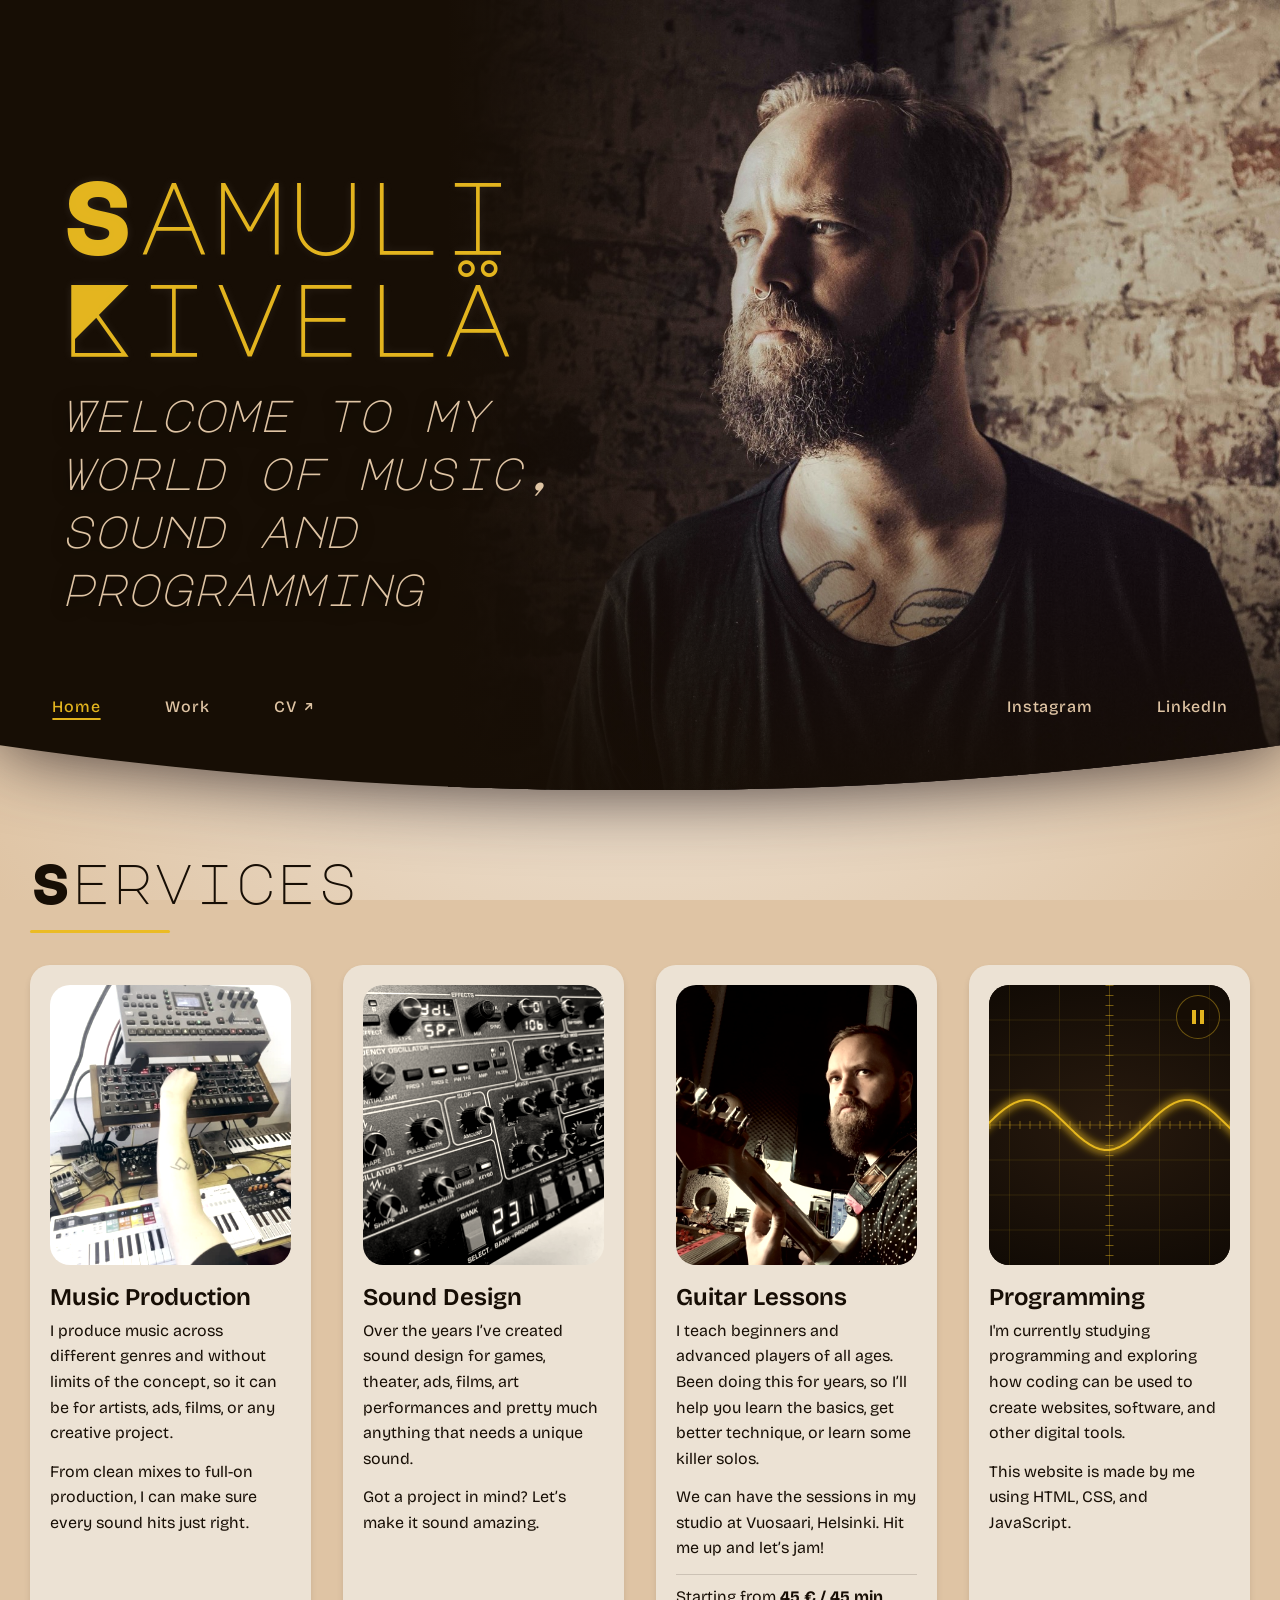
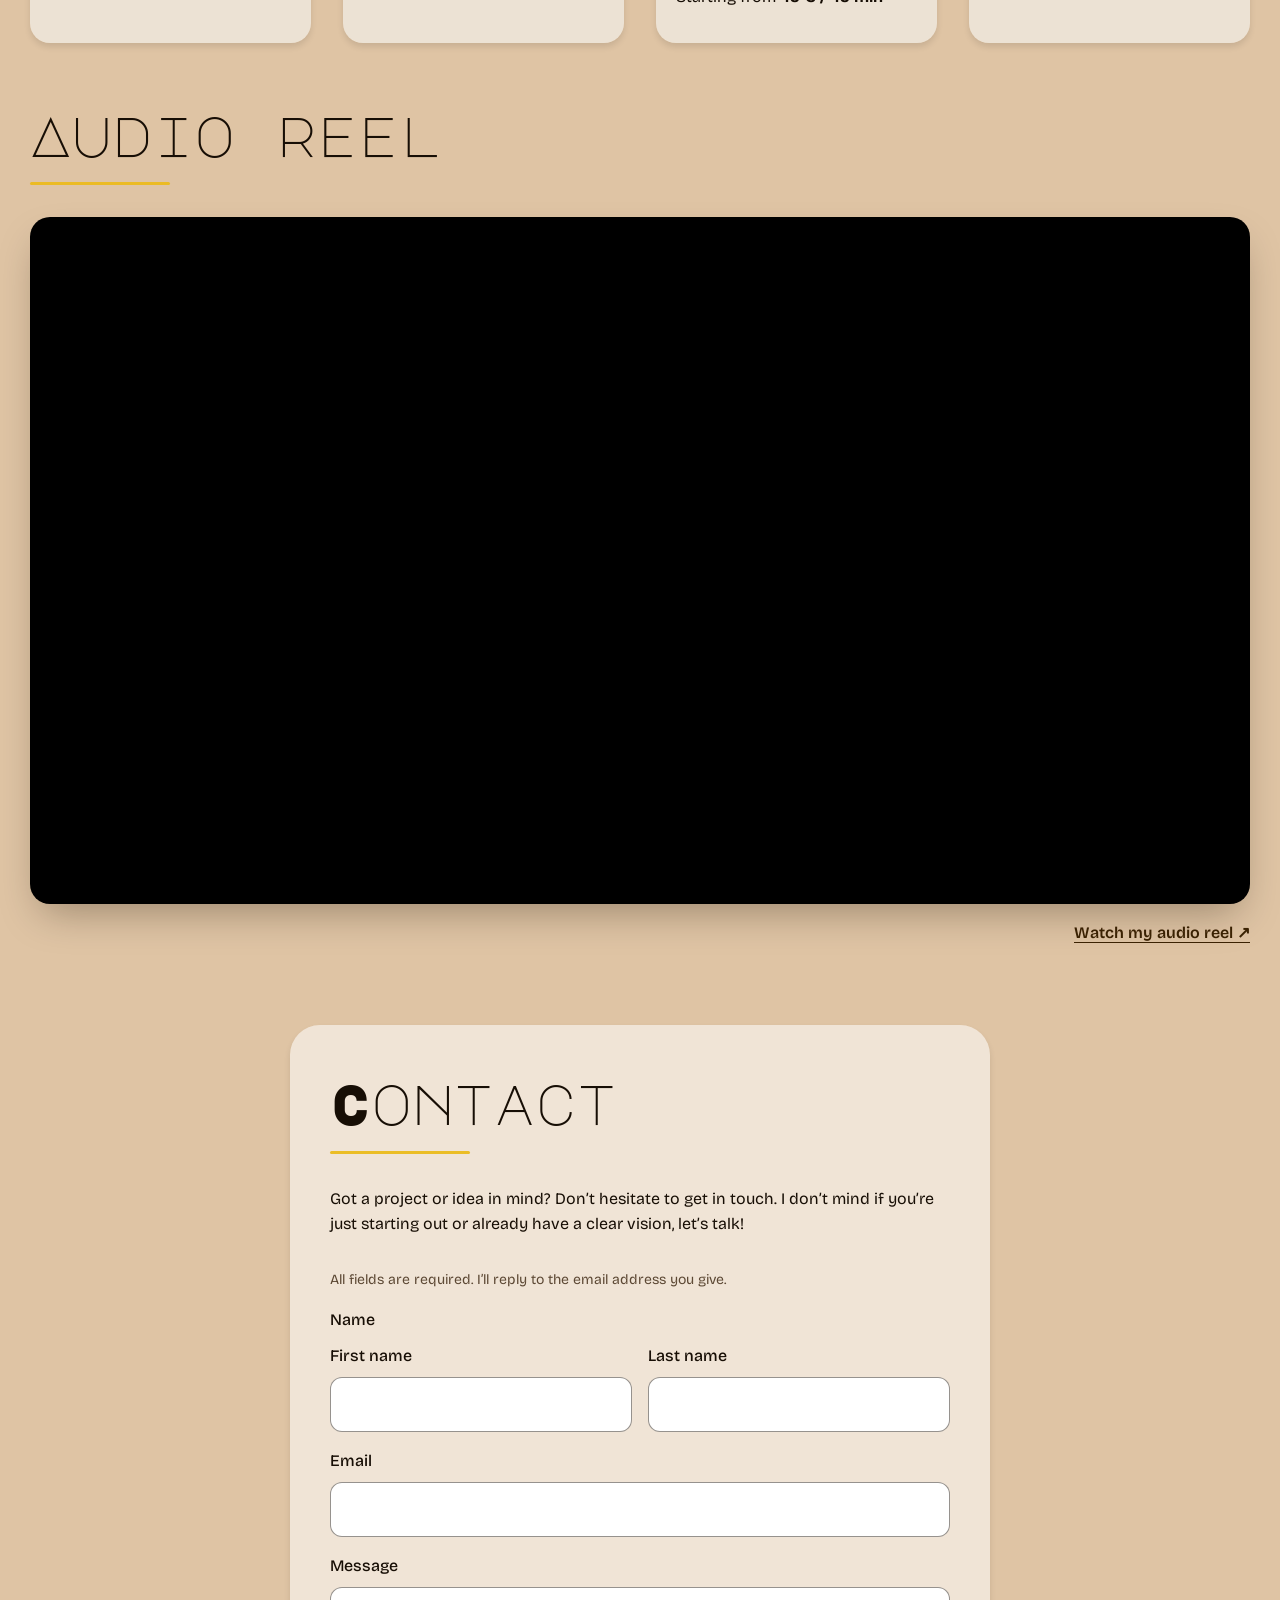
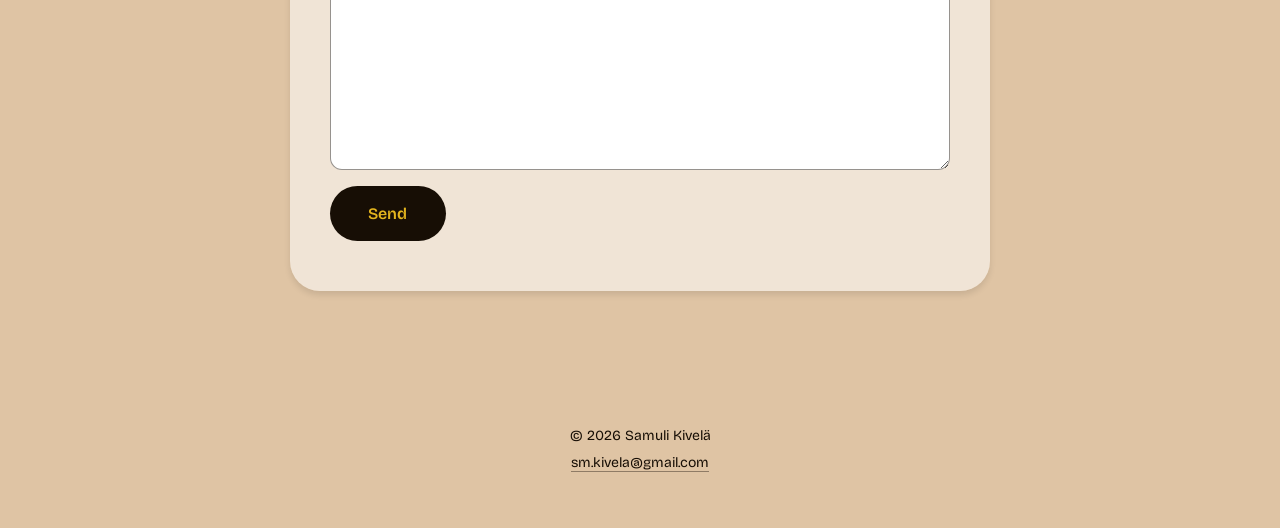
<file: index.html>
<!DOCTYPE html>
<html lang="en">

<head>
    <meta charset="UTF-8">
    <meta name="viewport" content="width=device-width, initial-scale=1.0">
    <meta name="description" content="Samuli Kivelä is a Helsinki-based musician, music producer and sound designer. Music production, sound design for stage and screen, and guitar lessons.">
    <meta name="theme-color" content="#170e05">

    <!-- Sosiaalisen median kortti -->

    <meta property="og:type" content="website">
    <meta property="og:title" content="Samuli Kivelä">
    <meta property="og:description" content="Welcome to my world of music, sound and programming">
    <meta property="og:url" content="https://samulikivela.com/">
    <meta property="og:image" content="https://samulikivela.com/Kuvat/og-kuva.jpg">
    <meta property="og:image:alt" content="Samuli Kivelä, musician and sound designer">
    <meta property="og:image:width" content="1200">
    <meta property="og:image:height" content="630">
    <meta name="twitter:card" content="summary_large_image">

    <title>Samuli Kivelä – Musician, Producer and Sound Designer</title>

    <!-- Google Fonts: molemmat fontit yhdellä pyynnöllä -->
    <link rel="preconnect" href="https://fonts.googleapis.com">
    <link rel="preconnect" href="https://fonts.gstatic.com" crossorigin>
    <link href="https://fonts.googleapis.com/css2?family=Bricolage+Grotesque:opsz,wght@12..96,200..800&family=Major+Mono+Display&display=swap" rel="stylesheet">

    <link rel="stylesheet" href="css/style.css">

    <!-- Favicon -->
    <link rel="icon" href="Kuvat/favicon.svg" type="image/svg+xml">
</head>


<body>

    <!-- OHITUSLINKKI: näppäimistön käyttäjä pääsee suoraan sisältöön -->
    <a href="#pääsisältö" class="ohituslinkki">Skip to main content</a>


    <!-- HEADER -->

    <div class="header-container"> <!-- CONTAINER HEADERILLE, JOTTA SAAN KUPERALLE ALAREUNALLE VARJON -->

        <header id="ylätunniste">

            <h1>Samuli Kivelä</h1>

            <p id="slogan">
                Welcome to my world of music, sound and programming
            </p>


            <!-- KAKSI NAVIGAATIOTA -->

            <div class="header-nav">

                <!-- HAMPURILAISNAPPI: näkyy vain mobiilissa -->

                <button type="button" class="valikko-nappi" aria-expanded="false"
                        aria-controls="nav-paneeli" aria-label="Open menu" hidden>
                    <span class="valikko-ikoni" aria-hidden="true"></span>
                </button>

                <div class="nav-paneeli" id="nav-paneeli">

                <!-- SIVUN NAVIGAATIO -->

                <nav id="navigointi-left" aria-label="Main">
                    <ul class="navi">
                        <li>
                            <a href="index.html" aria-current="page" class="navinappi">Home</a>
                        </li>
                        <li>
                            <a href="pages/work.html" class="navinappi">Work</a>
                        </li>
                        <li>
                            <a href="pages/cv.html" class="navinappi" target="_blank" rel="noopener">
                                CV <svg class="ulkoinen-nuoli" viewBox="0 0 12 12" aria-hidden="true" focusable="false"><path d="M3 9 9 3M4 3h5v5"/></svg>
                                <span class="vain-ruudunlukijalle">(opens in a new tab)</span>
                            </a>
                        </li>
                    </ul>
                </nav>


                <!-- SOSIAALISET MEDIAT -->

                <nav id="navigointi-right" aria-label="Social media">
                    <ul class="navi">
                        <li>
                            <a href="https://www.instagram.com/samuli_kivela/" class="navinappi">Instagram</a>
                        </li>
                        <li>
                            <a href="https://www.linkedin.com/in/samuli-kivel%C3%A4/" class="navinappi">LinkedIn</a>
                        </li>
                    </ul>
                </nav>

                </div> <!-- /nav-paneeli -->

            </div>

        </header>

    </div> <!-- SULJETAAN HEADERIN CONTAINER -->


    <!-- PÄÄSISÄLTÖ -->

    <main id="pääsisältö" tabindex="-1">


        <!-- SERVICES -->

        <section class="osio" aria-labelledby="palvelut-otsikko">

            <h2 id="palvelut-otsikko" class="osio-otsikko">Services</h2>

            <div class="sektiot">

                <article class="kortti">
                    <!-- Kuva on koriste: otsikko kertoo saman asian, joten alt on tyhjä -->
                    <img src="Kuvat/kortti-mproduction.jpg" alt="" class="kortti-kuva"
                         width="800" height="849" loading="lazy" decoding="async">

                    <h3>Music Production</h3>

                    <p>
                        I produce music across different genres and without
                        limits of the concept, so it can be for artists, ads,
                        films, or any creative project.
                    </p>
                    <p>
                        From clean mixes to full-on production, I can make
                        sure every sound hits just right.
                    </p>
                </article>


                <article class="kortti">
                    <img src="Kuvat/kortti-sound.jpg" alt="" class="kortti-kuva"
                         width="800" height="563" loading="lazy" decoding="async">

                    <h3>Sound Design</h3>

                    <p>
                        Over the years I’ve created sound design for games,
                        theater, ads, films, art performances and pretty much
                        anything that needs a unique sound.
                    </p>
                    <p>
                        Got a project in mind? Let’s make it sound amazing.
                    </p>
                </article>


                <article class="kortti">
                    <img src="Kuvat/kortti-guitar.jpg" alt="" class="kortti-kuva"
                         width="800" height="742" loading="lazy" decoding="async">

                    <h3>Guitar Lessons</h3>

                    <p>
                        I teach beginners and advanced players of all ages.
                        Been doing this for years, so I’ll help you learn
                        the basics, get better technique, or learn some
                        killer solos.
                    </p>
                    <p>
                        We can have the sessions in my studio at Vuosaari,
                        Helsinki. Hit me up and let’s jam!
                    </p>
                    <p class="hinta">
                        Starting from <strong>45&nbsp;€ / 45&nbsp;min</strong>
                    </p>
                </article>


                <!-- PROGRAMMING -->

                <article class="kortti">

                    <!-- CLAUDEN AVULLA TEHTY ÄÄNIAALTO -->

                    <div class="aalto-kehys">

                        <svg class="kortti-kuva aalto-svg" viewBox="0 0 400 280"
                            preserveAspectRatio="xMidYMid slice" role="img"
                            aria-label="Animated oscilloscope-style sound wave that reacts to the mouse pointer">
                            <defs>
                                <radialGradient id="ruutu-tausta" cx="50%" cy="50%" r="75%">
                                    <stop offset="0%" stop-color="rgb(40, 26, 14)" />
                                    <stop offset="100%" stop-color="rgb(10, 6, 2)" />
                                </radialGradient>

                                <filter id="hehku" x="-10%" y="-30%" width="120%" height="160%">
                                    <feGaussianBlur stdDeviation="4" />
                                </filter>
                            </defs>

                            <rect width="400" height="280" fill="url(#ruutu-tausta)" />

                            <!-- Ruudukko -->
                            <path class="ruudukko"
                                d="M50 0V280 M100 0V280 M150 0V280 M250 0V280 M300 0V280 M350 0V280
                                    M0 35H400 M0 70H400 M0 105H400 M0 175H400 M0 210H400 M0 245H400" />

                            <!-- Keskiakselit -->
                            <path class="akseli" d="M200 0V280 M0 140H400" />

                            <!-- Asteikkoviivat akselien päällä -->
                            <path class="asteikko" d="M0 140H400 M200 0V280" />

                            <!-- Aalto: hehku + terävä viiva -->
                            <path class="aalto aalto-hehku" filter="url(#hehku)" />
                            <path class="aalto aalto-viiva" />
                        </svg>

                        <!-- Pysäytysnappi: liikkuvan sisällön voi pysäyttää (WCAG 2.2.2) -->
                        <button type="button" class="aalto-nappi" aria-pressed="false">
                            <span class="aalto-ikoni" aria-hidden="true"></span>
                            <span class="vain-ruudunlukijalle">Pause wave animation</span>
                        </button>

                    </div>

                    <h3>Programming</h3>

                    <p>
                        I'm currently studying programming and exploring how
                        coding can be used to create websites, software, and
                        other digital tools.
                    </p>
                    <p>
                        This website is made by me using HTML, CSS, and JavaScript.
                    </p>
                </article>

            </div>

        </section>


        <!-- AUDIOREEL -->

        <section class="osio" aria-labelledby="reel-otsikko">

            <h2 id="reel-otsikko" class="osio-otsikko">Audio reel</h2>

            <!-- LEVEÄLLÄ NÄYTÖLLÄ UPOTETTU VIDEO.
                 tabindex="-1", koska näppäimistö jäi jumiin upotukseen.
                 Alla oleva linkki on siksi näkyvissä kaikilla näytöillä,
                 jotta reelin saa auki myös näppäimistöllä. -->

            <div class="video-osio desktop-audioreel">
                <iframe
                    src="https://drive.google.com/file/d/1wWGMAIc3ltgHZ-Iq0VxycG89lCsigDwL/preview"
                    title="Audio reel: selected work in music and sound design"
                    allow="autoplay; fullscreen"
                    allowfullscreen
                    loading="lazy"
                    tabindex="-1">
                </iframe>
            </div>

            <p class="video-linkki">
                <a href="https://drive.google.com/file/d/1wWGMAIc3ltgHZ-Iq0VxycG89lCsigDwL/view"
                   target="_blank"
                   rel="noopener">
                    Watch my audio reel <span aria-hidden="true">↗</span>
                    <span class="vain-ruudunlukijalle">(opens Google Drive in a new tab)</span>
                </a>
            </p>

        </section>


        <!-- YHTEYDENOTTO -->

        <section id="contact" aria-labelledby="contact-otsikko">

            <h2 id="contact-otsikko" class="osio-otsikko">Contact</h2>

            <p>
                Got a project or idea in mind? Don’t hesitate to get in touch.
                I don’t mind if you’re just starting out or already have a clear vision,
                let’s talk!
            </p>

            <!-- Lomake lähetetään Web3Formsiin, joka välittää viestin sähköpostiin.
                 JavaScript lähettää sen sivulla pysyen. Ilman JavaScriptiä Web3Forms
                 ohjaa kiitossivulle (redirect). -->

            <form id="yhteyslomake" name="contact" method="POST"
                  action="https://api.web3forms.com/submit"
                  aria-describedby="lomake-ohje">

                <!-- Web3Formsin julkinen avain: tunnistaa, kenen sähköpostiin viesti menee -->
                <input type="hidden" name="access_key" value="b7be757b-7c99-46ff-808c-0305d095309d">
                <input type="hidden" name="subject" value="New message from samulikivela.com">
                <input type="hidden" name="from_name" value="samulikivela.com">
                <input type="hidden" name="redirect" value="https://samulikivela.com/thanks.html">

                <!-- Roskapostiansa: ihminen ei näe kenttää, botti täyttää sen -->
                <p class="ansa" aria-hidden="true">
                    <label>Leave this empty <input type="checkbox" name="botcheck" tabindex="-1" autocomplete="off"></label>
                </p>

                <p id="lomake-ohje" class="lomake-ohje">
                    All fields are required. I’ll reply to the email address you give.
                </p>

                <fieldset>
                    <legend>Name</legend>

                    <label>
                        First name
                        <input type="text" name="first-name" autocomplete="given-name" required>
                    </label>

                    <label>
                        Last name
                        <input type="text" name="last-name" autocomplete="family-name" required>
                    </label>
                </fieldset>

                <label>
                    Email
                    <input type="email" name="email" autocomplete="email" required>
                </label>

                <label>
                    Message
                    <textarea name="message" rows="6" required></textarea>
                </label>

                <button type="submit">Send</button>

                <!-- Ruudunlukija lukee tämän ääneen, kun viesti muuttuu -->
                <p class="lomake-tila" role="status"></p>

            </form>

        </section>

    </main>


    <!-- FOOTER -->

    <footer id="alatunniste">

        <p>&copy; 2026 Samuli Kivelä</p>

        <p>
            <a href="mailto:sm.kivela@gmail.com" id="maili">sm.kivela@gmail.com</a>
        </p>

    </footer>


    <!-- ANIMOITU ÄÄNIAALTO -->

    <script>
    (function () {
        const svg = document.querySelector(".aalto-svg");
        const nappi = document.querySelector(".aalto-nappi");
        const nappiTeksti = nappi.querySelector(".vain-ruudunlukijalle");
        const aallot = svg.querySelectorAll(".aalto");

        const W = 400;
        const H = 280;
        const PISTEET = 80;

        const lepo = { amp: 0.25, freq: 0.3 };
        const tavoite = { ...lepo };
        const nykyinen = { ...lepo };
        let vaihe = 0;

        // Animaation tila: käyttäjä voi pysäyttää sen, ja se pysähtyy
        // itsestään, kun aalto ei ole näkyvissä (säästää akkua).

        let kayttajaPysaytti = window.matchMedia("(prefers-reduced-motion: reduce)").matches;
        let naytolla = true;
        let animaatioId = null;

        svg.addEventListener("pointermove", (e) => {
            const r = svg.getBoundingClientRect();
            tavoite.freq = (e.clientX - r.left) / r.width;   // 0 → 1
            tavoite.amp = 1 - (e.clientY - r.top) / r.height; // 0 → 1

            // Pysäytettynäkin aalto reagoi hiireen, mutta ei liiku itsestään

            if (kayttajaPysaytti) {
                nykyinen.amp = tavoite.amp;
                nykyinen.freq = tavoite.freq;
                piirra();
            }
        });

        svg.addEventListener("pointerleave", () => {
            tavoite.amp = lepo.amp;
            tavoite.freq = lepo.freq;
        });

        function piirra() {
            const amp = nykyinen.amp * 100;
            const taajuus = 1 + nykyinen.freq * 5;

            let d = "";
            for (let p = 0; p <= PISTEET; p++) {
                const t = p / PISTEET;
                const y = H / 2 + Math.sin(t * taajuus * Math.PI * 2 + vaihe) * amp;
                d += (p === 0 ? "M" : "L") + (t * W).toFixed(1) + " " + y.toFixed(1) + " ";
            }

            aallot.forEach((polku) => polku.setAttribute("d", d));
        }

        function animoi() {

            // pehmeä siirtymä kohti tavoitearvoja

            nykyinen.amp += (tavoite.amp - nykyinen.amp) * 0.08;
            nykyinen.freq += (tavoite.freq - nykyinen.freq) * 0.08;
            vaihe += 0.01 + nykyinen.freq * 0.01;

            piirra();
            animaatioId = requestAnimationFrame(animoi);
        }

        function paivita() {
            const pitaisiPyoria = !kayttajaPysaytti && naytolla && !document.hidden;

            if (pitaisiPyoria && animaatioId === null) {
                animaatioId = requestAnimationFrame(animoi);
            } else if (!pitaisiPyoria && animaatioId !== null) {
                cancelAnimationFrame(animaatioId);
                animaatioId = null;
            }

            nappi.setAttribute("aria-pressed", String(kayttajaPysaytti));
            nappiTeksti.textContent = kayttajaPysaytti ? "Play wave animation" : "Pause wave animation";
        }

        nappi.addEventListener("click", () => {
            kayttajaPysaytti = !kayttajaPysaytti;
            paivita();
        });

        if ("IntersectionObserver" in window) {
            new IntersectionObserver(([merkinta]) => {
                naytolla = merkinta.isIntersecting;
                paivita();
            }).observe(svg);
        }

        document.addEventListener("visibilitychange", paivita);

        piirra();
        paivita();
    })();
    </script>


    <!-- SCROLL-ANIMAATIO -->

    <script>
    (function () {

        // Ei animaatiota, jos käyttäjä on pyytänyt vähemmän liikettä
        // tai selain ei tue IntersectionObserveria

        if (
            window.matchMedia("(prefers-reduced-motion: reduce)").matches ||
            !("IntersectionObserver" in window)
        ) {
            return;
        }

        const kohteet = document.querySelectorAll(".kortti, .video-osio");

        const tarkkailija = new IntersectionObserver((merkinnat) => {
            let jarjestys = 0;

            merkinnat.forEach((merkinta) => {
                if (!merkinta.isIntersecting) return;

                // Jos useampi elementti ilmestyy yhtä aikaa, ne tulevat porrastetusti

                merkinta.target.style.transitionDelay = jarjestys * 0.12 + "s";
                merkinta.target.classList.add("nakyvissa");
                jarjestys++;

                // Animaatio tapahtuu vain kerran

                tarkkailija.unobserve(merkinta.target);

                // Viive pois animaation jälkeen, ettei se hidasta hover-efektiä

                merkinta.target.addEventListener("transitionend", () => {
                    merkinta.target.style.transitionDelay = "";
                }, { once: true });
            });
        }, {
            threshold: 0.15
        });

        kohteet.forEach((elementti) => {
            elementti.classList.add("fade-in");
            tarkkailija.observe(elementti);
        });
    })();
    </script>


    <!-- LOMAKKEEN LÄHETYS (Web3Forms) -->

    <script>
    (function () {
        const lomake = document.querySelector("#yhteyslomake");
        const tila = lomake.querySelector(".lomake-tila");
        const nappi = lomake.querySelector("button[type=submit]");

        lomake.addEventListener("submit", async (e) => {
            e.preventDefault();

            // Selaimen oma tarkistus (pakolliset kentät, sähköpostin muoto)

            if (!lomake.reportValidity()) return;

            nappi.disabled = true;
            tila.textContent = "Sending…";

            try {
                const vastaus = await fetch(lomake.action, {
                    method: "POST",
                    headers: { Accept: "application/json" },
                    body: new FormData(lomake)
                });

                const tulos = await vastaus.json();
                if (!vastaus.ok || !tulos.success) throw new Error(tulos.message || vastaus.status);

                lomake.reset();
                tila.textContent = "Thanks! Your message has been sent. I’ll get back to you soon.";
            } catch (virhe) {
                tila.textContent =
                    "Sorry, the message could not be sent. " +
                    "Please email me directly at sm.kivela@gmail.com.";
            } finally {
                nappi.disabled = false;
            }
        });
    })();
    </script>

    <!-- HAMPURILAISVALIKKO (mobiili) -->

    <script>
    (function () {
        const navi = document.querySelector(".header-nav");
        const nappi = navi.querySelector(".valikko-nappi");
        const mobiili = window.matchMedia("(max-width: 800px)");

        // Ilman JavaScriptiä valikko näkyy aina auki, joten nappi otetaan käyttöön vasta tässä

        navi.classList.add("on-valikko");
        nappi.hidden = false;

        function aseta(auki) {
            nappi.setAttribute("aria-expanded", String(auki));
            nappi.setAttribute("aria-label", auki ? "Close menu" : "Open menu");
            navi.classList.toggle("auki", auki);
        }

        nappi.addEventListener("click", () => {
            aseta(nappi.getAttribute("aria-expanded") !== "true");
        });

        // Esc sulkee ja palauttaa fokuksen napille

        document.addEventListener("keydown", (e) => {
            if (e.key === "Escape" && navi.classList.contains("auki")) {
                aseta(false);
                nappi.focus();
            }
        });

        // Klikkaus valikon ulkopuolelle tai linkkiin sulkee

        document.addEventListener("click", (e) => {
            if (!navi.contains(e.target) || e.target.closest("a")) aseta(false);
        });

        // Isolle näytölle siirryttäessä valikko kiinni
        
        mobiili.addEventListener("change", () => aseta(false));
    })();
    </script>

</body>

</html>
</file>
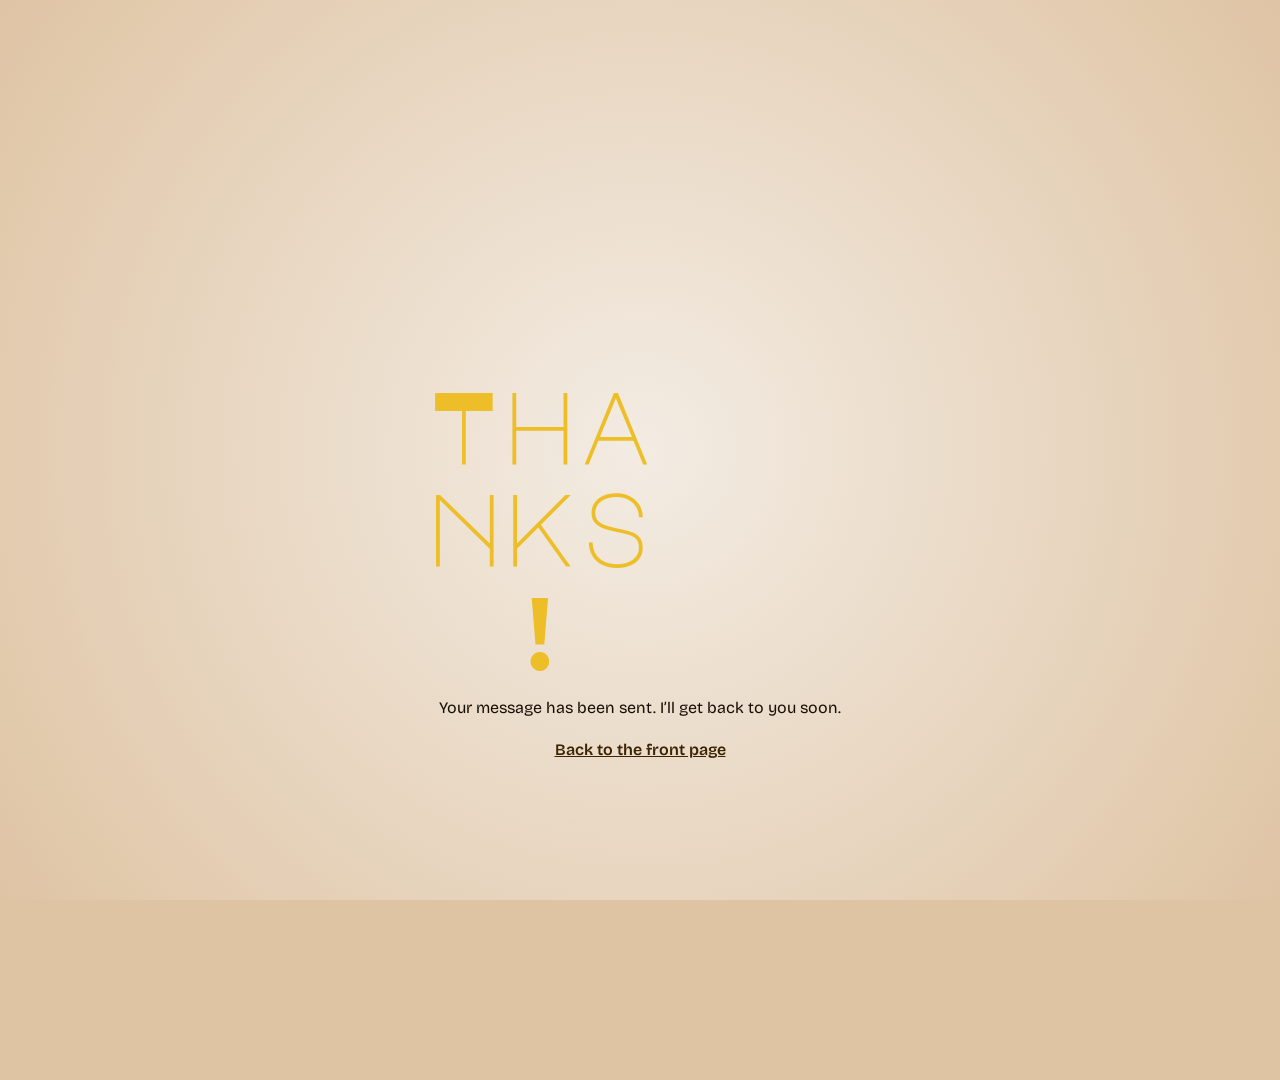
<file: thanks.html>
<!DOCTYPE html>
<html lang="en">

<head>
    <meta charset="UTF-8">
    <meta name="viewport" content="width=device-width, initial-scale=1.0">
    <meta name="robots" content="noindex">
    <meta name="theme-color" content="#170e05">

    <title>Thanks – Samuli Kivelä</title>

    <link rel="preconnect" href="https://fonts.googleapis.com">
    <link rel="preconnect" href="https://fonts.gstatic.com" crossorigin>
    <link href="https://fonts.googleapis.com/css2?family=Bricolage+Grotesque:opsz,wght@12..96,200..800&family=Major+Mono+Display&display=swap" rel="stylesheet">

    <link rel="stylesheet" href="css/style.css">
    <link rel="icon" href="Kuvat/favicon.svg" type="image/svg+xml">

    <!-- Kiitossivu lomakkeen lähetyksen jälkeen (käytössä, jos JavaScript ei toimi) -->
    <style>
        .kiitos {
            max-width: 40rem;
            margin: 20vh auto;
            padding: var(--space-m);
            text-align: center;
        }

        .kiitos h1 {
            font-family: var(--font-heading);
            font-weight: 400;
        }

        .kiitos a {
            color: var(--Tekstiväritumma);
            font-weight: 600;
        }
    </style>
</head>

<body>
    <main class="kiitos">
        <h1>Thanks!</h1>
        <p>Your message has been sent. I’ll get back to you soon.</p>
        <p><a href="index.html">Back to the front page</a></p>
    </main>
</body>

</html>
</file>
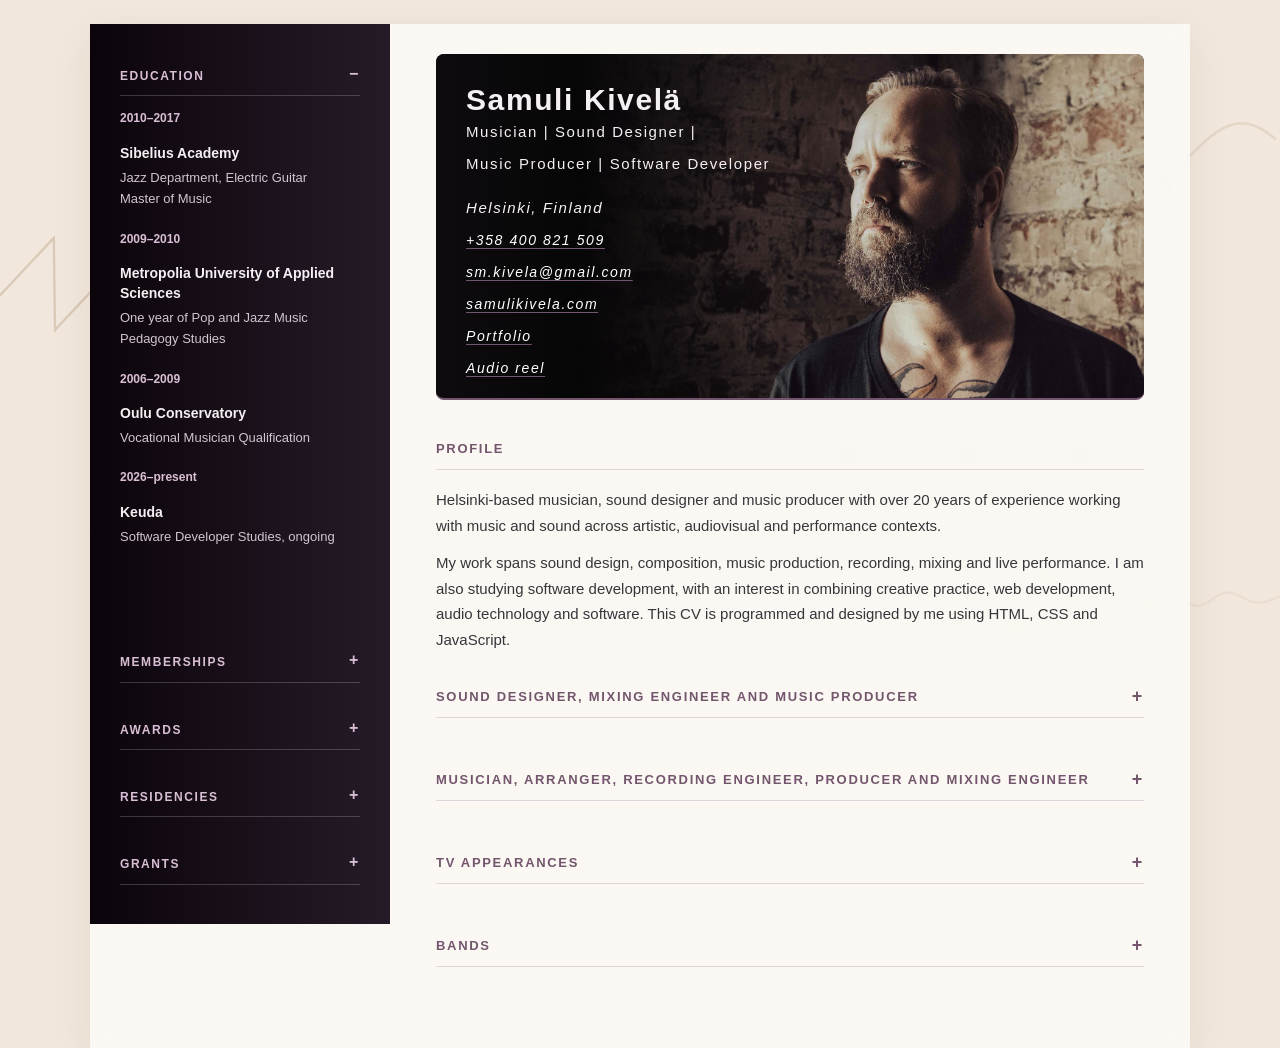
<file: pages/cv.html>
<!DOCTYPE html>
<html lang="en">
<head>
    <meta charset="UTF-8">
    <meta name="viewport" content="width=device-width, initial-scale=1.0">

    <meta
        name="description"
        content="Samuli Kivelä — musician, sound designer, music producer and software developer.">

    <title>Samuli Kivelä — CV</title>

    <link rel="stylesheet" href="../css/cv.css">
    <!-- Favicon -->
    <link rel="icon" href="../Kuvat/favicon.svg" type="image/svg+xml">
</head>

<body>


    <!-- CLAUDEN TEKEMIÄ AALTOMUOTOJA -->

    <svg
    id="siniaalto"
    class="siniaalto"
    xmlns="http://www.w3.org/2000/svg"
    viewBox="0 0 300 100"
    aria-hidden="true"
>
    <path
        id="siniaalto-polku"
        d="M0 50 C25 0 50 0 75 50 S125 100 150 50 S200 0 225 50 S275 100 300 50"
    />
</svg>

<svg
    id="kanttiaalto"
    class="kanttiaalto"
    xmlns="http://www.w3.org/2000/svg"
    viewBox="0 0 300 100"
    aria-hidden="true"
>
    <path
        id="kanttiaalto-polku"
        d="M0 25 H37.5 V75 H75 V25 H112.5 V75 H150 V25 H187.5 V75 H225 V25 H262.5 V75 H300"
    />
</svg>

<svg class="aalto kolmioaalto" viewBox="0 0 300 100" aria-hidden="true" focusable="false">
    <path d="M0 50 L37.5 10 L75 50 L112.5 90
             L150 50 L187.5 10 L225 50
             L262.5 90 L300 50" />
</svg>

<svg class="aalto sahalaita" viewBox="0 0 300 100" aria-hidden="true" focusable="false">
    <path d="M0 90 L75 10 L75 90 L150 10
             L150 90 L225 10 L225 90 L300 10" />
</svg>

<svg class="aalto vaimeneva" viewBox="0 0 300 100" aria-hidden="true" focusable="false">
    <path d="M0 50
             Q15 0 30 50
             T60 50 T90 50 T120 50
             T150 50 T180 50 T210 50
             T240 50 T270 50 T300 50" />
</svg>





<div class="cv">


<!-- PÄÄSISÄLTÖ -->

    <main class="content">

        <header>
            <h1>Samuli Kivelä</h1>

            <p>
                Musician | Sound Designer | <br/>
                Music Producer | Software Developer
            </p>

            <address>
                Helsinki, Finland<br>
                <a href="tel:+358400821509">+358 400 821 509</a><br>
                <a href="mailto:sm.kivela@gmail.com">sm.kivela@gmail.com</a><br>
                <a href="https://samulikivela.com"
                   target="_blank"
                   rel="noopener noreferrer">
                    samulikivela.com
                </a><br>
                <a href="https://tinyurl.com/portfolio-samuli"
                   target="_blank"
                   rel="noopener noreferrer">
                    Portfolio
                </a><br>
                <a href="https://tinyurl.com/3wrn2sxf"
                   target="_blank"
                   rel="noopener noreferrer">
                    Audio reel
                </a>
            </address>
        </header>


        <section class="cvteksti">
            <h2>Profile</h2>

            <p>
                Helsinki-based musician, sound designer
                and music producer with over 20 years of experience
                working with music and sound across artistic,
                audiovisual and performance contexts.
            </p>

            <p>
                My work spans sound design, composition, music
                production, recording, mixing and live performance.
                I am also studying software development, with an
                interest in combining creative practice, web development, audio
                technology and software. This CV is programmed and designed by me using HTML, CSS and JavaScript.
            </p>
        </section>


        <details class="cvteksti">
            <summary><h2>Sound Designer, Mixing engineer and Music Producer</h2></summary>

            <ul class="ansiot">
                <li><span class="vuosi">2026</span> <strong>Lahja.</strong> Short film, Soijamakkaravarkaat.</li>
                <li><span class="vuosi">2026</span> <strong>Kolyman kertomuksia.</strong> Theatre production, Helsinki 98.</li>
                <li><span class="vuosi">2026</span> <strong>Metsää puilta.</strong> Theatre production by Tiina Iisala. Sound, lighting and video technician.</li>
                <li><span class="vuosi">2025</span> <strong>Faust.</strong> Theatre production, Helsinki 98.</li>
                <li><span class="vuosi">2025</span> <strong>Winter under table.</strong> Theatre production, Helsinki 98.</li>
                <li><span class="vuosi">2025</span> <strong>Miehet Päivänvalossa.</strong> Theatre production, Helsinki 98. Written by Iryna Serebriakova.</li>
                <li><span class="vuosi">2024</span> <strong>Lähinaapuri.</strong> Theatre production, Helsinki 98. Written by Markus Leikola.</li>
                <li><span class="vuosi">2024</span> <strong>Riku Nieminen — European Parliament Election Campaign Advertisement.</strong></li>
                <li><span class="vuosi">2024</span> <strong>Remakka — Intro Theme.</strong> Theme music for the national Remakka stand-up comedy club.</li>
                <li><span class="vuosi">2024</span> <strong>Lähinaapuri.</strong> Theatre production. Sound design and composition, Helsinki 98. Script by Markus Leikola.</li>
                <li><span class="vuosi">2024</span> <strong>Ramy Essam — BOGEYS.</strong> Sound artwork, The Cowgirl Gallery, Malmö.</li>
                <li><span class="vuosi">2024</span> <strong>Salainen saari, Recover Laboratory.</strong> Sound design and composition. Centre for New Circus CIRKO, Helsinki.</li>
                <li><span class="vuosi">2024</span> <strong>222 Wrong Movements, Pavel Semchenko &amp; 50+ Dance Collective.</strong> Composition and sound design for a dance performance, Kanneltalo, Helsinki.</li>
                <li><span class="vuosi">2022</span> <strong>Palimpsest.</strong> Feature film directed by Hanna Västinsalo. Premiered at the Venice Biennale.</li>
                <li><span class="vuosi">2022</span> <strong>Linnanmäki Light Carnival — Sound Artwork.</strong> Music composition and production.</li>
                <li><span class="vuosi">2022</span> <strong>Brändiändit Podcast Theme.</strong> Composition and production.</li>
                <li><span class="vuosi">2022</span> <strong>King Oedipus.</strong> Theatre production, Kajaani Generaattori. Sound design, composition and music production.</li>
                <li><span class="vuosi">2022</span> <strong>Into ja Urmas vastaan koko maailma.</strong> Touring theatre production by Elias Keränen and Samppa Heikkinen.</li>
                <li><span class="vuosi">2022</span> <strong>I strip myself of binary.</strong> Circus performance, Provinssirock. Recover Laboratory.</li>
                <li><span class="vuosi">2021</span> <strong>Sameli Sivonen — Political Campaign Advertisement.</strong></li>
                <li><span class="vuosi">2021</span> <strong>Recover Laboratory Showreel.</strong></li>
                <li><span class="vuosi">2021</span> <strong>Brändiändit.</strong> Podcast theme music, Supla / Nelonen Media.</li>
                <li><span class="vuosi">2021</span> <strong>Yökävely.</strong> Immersive contemporary circus performance. Recover Laboratory and Cirko — Centre for New Circus.</li>
                <li><span class="vuosi">2020</span> <strong>Iltakävely.</strong> Route-based contemporary art work. Recover Laboratory.</li>
                <li><span class="vuosi">2020</span> <strong>Recover Laboratory — Iltakävely Aftermovie.</strong></li>
                <li><span class="vuosi">2020–</span> <strong>Kemiläiset uutiset.</strong> Sketch series by stand-up comedian Tommi Ylimäinen.</li>
                <li><span class="vuosi">2019</span> <strong>Ei niin hiljainen kansa.</strong> Theatre production, Kajaani Amateur Theatre (KHT).</li>
                <li><span class="vuosi">2018</span> <strong>Brändiändit.</strong> Podcast theme music, Supla / Nelonen Media.</li>
                <li><span class="vuosi">2018</span> <strong>Underneath.</strong> Immersive multidisciplinary underground labyrinth. Recover Laboratory, City of Helsinki and Helsinki Rescue Department.</li>
                <li><span class="vuosi">2018</span> <strong>Joy of Spleen.</strong> Immersive live installation and ritual-like performance by Recover Laboratory. Stockholm Fringe Festival.</li>
                <li><span class="vuosi">2017–2021</span> <strong>Riku Doing Stuff.</strong> Riku Nieminen, YouTube.</li>
                <li><span class="vuosi">2017</span> <strong>Joy of Spleen.</strong> Immersive live installation and ritual-like performance by Recover Laboratory. Suomenlinna Kekri Festival.</li>
                <li><span class="vuosi">2017</span> <strong>Beowulf &amp; Grendel.</strong> Musical, Kajaani Amateur Theatre (KHT).</li>
                <li><span class="vuosi">2017</span> <strong>Murder on the Orient Express — Escape Train.</strong> Escape game on a VR train. VR, TBWA, 20th Century Fox, Nordisk Film and InsideOut Escape Games.</li>
                <li><span class="vuosi">2016</span> <strong>Pelaa maltilla.</strong> Escape game by Veikkaus and InsideOut Escape Games.</li>
            </ul>
        </details>


        <details class="cvteksti">
            
            <summary><h2>Musician, Arranger, Recording Engineer, Producer and Mixing Engineer</h2></summary>

            <ul class="ansiot">
                <li><span class="vuosi">2025</span> <strong>Samuli Kivelä —  'Oumumua'.</strong> Musician and producer. Solo ambient album.</li>
                <li><span class="vuosi">2025</span> <strong>Ramy Essam — Ra7 Nelte2i (We Shall Meet Again).</strong> Musician, producer, recording engineer and mixing engineer. Rock single.</li>
                <li><span class="vuosi">2024</span> <strong>Serot — Life Is Just a Dream.</strong> Musician and producer. Electronic music single.</li>
                <li><span class="vuosi">2024</span> <strong>Serot — Alus.</strong> Musician and producer. Electronic music single.</li>
                <li><span class="vuosi">2024</span> <strong>The Fabulous Bäckström Brothers — Se parhain jouluni oisi.</strong> Musician, arranger and producer. Trip-hop opera single.</li>
                <li><span class="vuosi">2024</span> <strong>Veer — Velvet Clouds.</strong> Musician and producer. Electronic music single.</li>
                <li><span class="vuosi">2024</span> <strong>Veer — Cotton Dreams.</strong> Musician and producer. Electronic music single.</li>
                <li><span class="vuosi">2024</span> <strong>Veer — Night Shift.</strong> Musician and producer. Electronic music single.</li>
                <li><span class="vuosi">2024</span> <strong>Leon Vesper — Star Serenade.</strong> Musician, recording engineer and producer. Single.</li>
                <li><span class="vuosi">2024</span> <strong>Leon Vesper — Celestial Reverie.</strong> Musician, recording engineer and producer. Single.</li>
                <li><span class="vuosi">2024</span> <strong>Leon Vesper — Sirens of Solitude.</strong> Musician, recording engineer and producer. Single.</li>
                <li><span class="vuosi">2024</span> <strong>Leon Vesper — Quiet Reflections.</strong> Musician, recording engineer and producer. Single.</li>
                <li><span class="vuosi">2024</span> <strong>Leon Vesper — Blue Day.</strong> Musician, recording engineer and producer. Single.</li>
                <li><span class="vuosi">2024</span> <strong>Serot — Virna.</strong> Musician and producer. Electronic music single.</li>
                <li><span class="vuosi">2024</span> <strong>Serot — Ajannäyttäjä.</strong> Musician and producer. Electronic music single.</li>
                <li><span class="vuosi">2024</span> <strong>Serot — Palsami.</strong> Musician and producer. Electronic music single.</li>
                <li><span class="vuosi">2024</span> <strong>Serot — Kajo.</strong> Musician and producer. Electronic music single.</li>
                <li><span class="vuosi">2024</span> <strong>Serot — Ratamo.</strong> Musician and producer. Electronic music single.</li>
                <li><span class="vuosi">2024</span> <strong>Veer — Lost in Thought.</strong> Musician and producer. Electronic music single.</li>
                <li><span class="vuosi">2024</span> <strong>Serot — Piisku.</strong> Musician and producer. Electronic music single.</li>
                <li><span class="vuosi">2024</span> <strong>Serot — Hearts (feat. Johannes Holopainen).</strong> Musician, recording engineer and producer. Electronic music single.</li>
                <li><span class="vuosi">2024</span> <strong>why so shy — Typhoon.</strong> Musician, recording engineer and producer. Pop single.</li>
                <li><span class="vuosi">2024</span> <strong>Surrealiisa — EP.</strong> Musician, recording engineer and producer. Indie release.</li>
                <li><span class="vuosi">2023</span> <strong>Rikkaruoho, KOM Theatre.</strong> Mixing and mastering of a musical piece.</li>
                <li><span class="vuosi">2023</span> <strong>Eliaksen oma radioshow.</strong> Mixing and mastering of a ten-part radio drama. Yle.</li>
                <li><span class="vuosi">2023</span> <strong>Soft Hammers — Sound, Movement and Dramatic Construction.</strong> Musician, recording engineer and producer. Experimental electronic music album.</li>
                <li><span class="vuosi">2022</span> <strong>Sepi Kumpulainen Band — Hyväntahtoinen lähettiläs.</strong> Musician. Album by Sepi Kumpulainen.</li>
                <li><span class="vuosi">2022</span> <strong>Why So Shy — Four-Single Series.</strong> Musician, recording engineer and producer. Singles: Crazy, My Pace, Impostor Syndrome and Morning Blues.</li>
                <li><span class="vuosi">2022</span> <strong>Mechanic Membrane — Clock Hands.</strong> Musician, recording engineer and producer. Experimental electronic music album.</li>
                <li><span class="vuosi">2021</span> <strong>Drumming Allnighters — Lights.</strong> Musician. Experimental music album.</li>
                <li><span class="vuosi">2021</span> <strong>Soft Hammers — Music for Situations.</strong> Musician, recording engineer and producer. Electronic music album.</li>
                <li><span class="vuosi">2021</span> <strong>Surrealiisa — Matalan mielen laulu.</strong> Musician, recording engineer and producer. Pop single.</li>
                <li><span class="vuosi">2021</span> <strong>Ramy Essam — Muqawma (Resistance).</strong> Musician and recording engineer. Single by Ramy Essam.</li>
                <li><span class="vuosi">2020</span> <strong>HELPPO E — Helppoa Olla Idiootti.</strong> Musician, recording engineer and producer. Single by rap artist Helppo E.</li>
                <li><span class="vuosi">2020</span> <strong>European Youth Olympic Festival — Official Theme Song.</strong> Musician, recording engineer and producer.</li>
                <li><span class="vuosi">2020</span> <strong>Sepi Kumpulainen Band — Vittumainen mies.</strong> Musician. Single by Sepi Kumpulainen.</li>
                <li><span class="vuosi">2019</span> <strong>Mechanic Membrane — Blue Origin.</strong> Musician, recording engineer and producer. Experimental electronic music album.</li>
                <li><span class="vuosi">2017</span> <strong>Serot — Otava.</strong> Musician, recording engineer and producer. Electronic music album featuring trumpeter Verneri Pohjola and pianist Iiro Rantala.</li>
                <li><span class="vuosi">2015</span> <strong>ARV001.</strong> Musician, recording engineer and producer. Electronic music album featuring DJs Kristiina Männikkö and Emma Valtonen.</li>
                <li><span class="vuosi">2014</span> <strong>K!NG — K!NG.</strong> Musician. Pop/rock album featuring Eva Louhivuori, Anna Victoria Eriksson, Ms. Lynx and Lady H.</li>
                <li><span class="vuosi">2012</span> <strong>Olli PA — Myrsky.</strong> Musician. Album by rap artist Olli PA.</li>
            </ul>
        </details>


        <details class="cvteksti">
            <summary><h2>TV Appearances</h2></summary>

            <ul class="ansiot">
                <li><span class="vuosi">2020</span> <strong>Putous Allstars.</strong> Guitarist and synthesizer player for the season of the Finnish TV show Putous.</li>
                <li><span class="vuosi">30 April 2020</span> <strong>Yle Olohuone.</strong> Television appearance.</li>
                <li><span class="vuosi">2018</span> <strong>Riku &amp; Tähdet — Charity Concert.</strong></li>
                <li><span class="vuosi">2017</span> <strong>Neljä Ässää on TVP.</strong> Polish public broadcaster.</li>
                <li><span class="vuosi">19 December 2014</span> <strong>Posse.</strong> Television appearance.</li>
                <li><span class="vuosi">2013</span> <strong>Elämän Kevät — Concert.</strong></li>
            </ul>
        </details>


        <details class="cvteksti">
            <summary><h2>Bands</h2></summary>

            <ul>
                <li>Ramy Essam Band</li>
                <li>Henget</li>
                <li>Freezer</li>
                <li>Mechanic Membrane</li>
                <li>Serot</li>
                <li>Neljä Ässää</li>
                <li>why so shy</li>
                <li>Sepi Kumpulainen Band</li>
                <li>Surrealiisa</li>
                <li>L’Boyzzz</li>
            </ul>
        </details>

    </main>


<!-- SIVUPALKKI -->

<aside class="sidebar" aria-label="Education, awards, grants and more">

    <details class="sidebar-section" open>
        <summary><h2>Education</h2></summary>

        <article>
            <p class="aika"><time>2010</time>–<time>2017</time></p>
            <h3>Sibelius Academy</h3>
            <p>Jazz Department, Electric Guitar</p>
            <p>Master of Music</p>
        </article>

        <article>
            <p class="aika"><time>2009</time>–<time>2010</time></p>
            <h3>Metropolia University of Applied Sciences</h3>
            <p>One year of Pop and Jazz Music Pedagogy Studies</p>
        </article>

        <article>
            <p class="aika"><time>2006</time>–<time>2009</time></p>
            <h3>Oulu Conservatory</h3>
            <p>Vocational Musician Qualification</p>
        </article>

        <article>
            <p class="aika"><time>2026</time>–present</p>
            <h3>Keuda</h3>
            <p>Software Developer Studies, ongoing</p>
        </article>
    </details>


    <details class="sidebar-section">
        <summary><h2>Memberships</h2></summary>
        <ul>
            <li>Finnish Musicians' Union</li>
            <li>Teosto — voting member</li>
        </ul>
    </details>


    <details class="sidebar-section">
        <summary><h2>Awards</h2></summary>

        <article>
            <time>2026</time>
            <h3>Uneton48 Short Film Competition</h3>
            <p>Best Sound Design and Music</p>
        </article>

        <article>
            <time>2026</time>
            <h3>Uneton48 Docs Short Documentary Competition</h3>
            <p>Jury Favourite Award</p>
        </article>
    </details>


    <details class="sidebar-section">
        <summary><h2>Residencies</h2></summary>

        <article>
            <time datetime="2025-10">October 2025</time>
            <h3>Finnish Musicians' Union — Villa Vikan Residency</h3>
        </article>

        <article>
            <time datetime="2024-11">November 2024</time>
            <h3>Finnish Musicians' Union — Málaga Residency</h3>
        </article>

        <article>
            <time datetime="2024-06">June 2024</time>
            <h3>Cirko Helsinki</h3>
            <p>With Recover Laboratory</p>
        </article>

        <article>
            <time datetime="2023-08">August 2023</time>
            <h3>Saaren Kartano Residency, Kone Foundation</h3>
            <p>Recover Laboratory collective</p>
        </article>

        <article>
            <time datetime="2023-04">April 2023</time>
            <h3>Circusnext, Paris</h3>
            <p>Recover Laboratory collective</p>
        </article>

        <article>
            <time datetime="2023-03">March 2023</time>
            <h3>Finnish Musicians' Union — Berlin Residency</h3>
        </article>

        <article>
            <time datetime="2022-08">August 2022</time>
            <h3>Äkäslompolo</h3>
            <p>Recover Laboratory collective</p>
        </article>

        <article>
            <time datetime="2022-05">May 2022</time>
            <h3>Orivesi College</h3>
            <p>With Recover Laboratory</p>
        </article>

        <article>
            <time datetime="2018-04">April 2018</time>
            <h3>Cirko Helsinki</h3>
            <p>Collaboration between the band Serot and Vire</p>
        </article>
    </details>


    <details class="sidebar-section">
        <summary><h2>Grants</h2></summary>

        <article>
            <time>2026</time>
            <h3>Arts Promotion Centre Finland (Taike)</h3>
            <p>One month of working grant. Helsinki 98 collective.</p>
        </article>

        <article>
            <time>2025</time>
            <h3>City of Helsinki</h3>
            <p>One month of working grant. Helsinki 98 collective.</p>
        </article>

        <article>
            <time>2025</time>
            <h3>Music Promotion Foundation (MES)</h3>
            <p>Two weeks of working grant. Ramy Essam Band.</p>
        </article>

        <article>
            <time>2025</time>
            <h3>City of Helsinki</h3>
            <p>One month of working grant. Helsinki 98 collective.</p>
        </article>

        <article>
            <time>2024</time>
            <h3>Arts Promotion Centre Finland</h3>
            <p>Artistic work grant. Recover Laboratory, <em>Salainen saari</em>.</p>
        </article>

        <article>
            <time>2024</time>
            <h3>Samuel Huber Art Foundation</h3>
            <p>One-month working grant. Surrealiisa.</p>
        </article>

        <article>
            <time>2024</time>
            <h3>City of Helsinki</h3>
            <p>One month of working grant. Helsinki 98 collective.</p>
        </article>

        <article>
            <time>2023</time>
            <h3>Nordic Culture Point</h3>
            <p>Residency in Riga, Latvia. Recover Laboratory, <em>Pienempi kuin kolme</em>.</p>
        </article>

        <article>
            <time>2023</time>
            <h3>Culture Moves Europe / Goethe-Institut</h3>
            <p>Travel and residency grant. Recover Laboratory, <em>Pienempi kuin kolme</em>.</p>
        </article>

        <article>
            <time>2023</time>
            <h3>Kone Foundation</h3>
            <p>Residency grant. Recover Laboratory, <em>Pienempi kuin kolme</em>.</p>
        </article>

        <article>
            <time>2023</time>
            <h3>Circusnext Finalist Grants</h3>
            <p>Project and working grant. Recover Laboratory, <em>Pienempi kuin kolme</em>.</p>
        </article>

        <article>
            <time>2022</time>
            <h3>Arts Promotion Centre Finland</h3>
            <p>Two-month working grant.</p>
        </article>

        <article>
            <time>2022</time>
            <h3>Arts Promotion Centre Finland</h3>
            <p>Two-month working grant.</p>
        </article>

        <article>
            <time>2021</time>
            <h3>Music Promotion Foundation (MES)</h3>
            <p>Two-week working grant. why so shy.</p>
        </article>

        <article>
            <time>2020</time>
            <h3>Arts Promotion Centre Finland</h3>
            <p>Two-month working grant.</p>
        </article>

        <article>
            <time>2020</time>
            <h3>City of Helsinki</h3>
            <p>Production grant. Recover Laboratory, <em>Iltakävely</em>.</p>
        </article>

        <article>
            <time>2020</time>
            <h3>Music Promotion Foundation (MES)</h3>
            <p>Two-week working grant. Ramy Essam Band.</p>
        </article>

        <article>
            <time>2018</time>
            <h3>Music Promotion Foundation (MES)</h3>
            <p>One-month working grant. Serot.</p>
        </article>

        <article>
            <time>2015</time>
            <h3>Finnish Cultural Foundation (SKR)</h3>
            <p>Grant for producing a rock documentary. Hra Apatia collective.</p>
        </article>
    </details>


    <details class="sidebar-section">
        <summary><h2>Online</h2></summary>

        <p>
            <a href="https://samulikivela.com"
               target="_blank"
               rel="noopener noreferrer">
                samulikivela.com
            </a>
        </p>

        <p>
            <a href="https://tinyurl.com/portfolio-samuli"
               target="_blank"
               rel="noopener noreferrer">
                Portfolio
            </a>
        </p>

        <p>
            <a href="https://tinyurl.com/3wrn2sxf"
               target="_blank"
               rel="noopener noreferrer">
                Audio reel
            </a>
        </p>
    </details>

</aside>


</div>

<!-- CLAUDEN TEKEMÄ ANIMOITU AALTOJEN SCRIPT -->

<script>
const siniaalto = document.querySelector("#siniaalto-polku");
const kanttiaalto = document.querySelector("#kanttiaalto-polku");
const kolmioaalto = document.querySelector(".kolmioaalto path");
const sahalaita = document.querySelector(".sahalaita path");
const vaimeneva = document.querySelector(".vaimeneva path");

let scrollY = window.scrollY;
let edellinenScrollY = scrollY;

// Muodostetaan SVG-polku
function muodostaPolku(laskeY) {
let polku = "";

for (let x = 0; x <= 300; x += 1) {
    const y = laskeY(x);

    if (x === 0) {
        polku = `M${x} ${y}`;
    } else {
        polku += ` L${x} ${y}`;
    }
}

return polku;

}

// Päivitetään aallot scrollauksen perusteella
function animoiAallot() {
const liike = scrollY - edellinenScrollY;
edellinenScrollY = scrollY;

// 1. Siniaalto
if (siniaalto) {
    const amplitudi = 25 + Math.min(scrollY / 10, 35);

    siniaalto.setAttribute(
        "d",
        muodostaPolku(x =>
            50 + Math.sin(x * 0.04 - scrollY * 0.015) * amplitudi
        )
    );
}

// 2. Kanttiaalto
if (kanttiaalto) {
    const jakso = 75;
    const siirtyma = scrollY - 0.8;

    kanttiaalto.setAttribute(
        "d",
        muodostaPolku(x => {
            const vaihe = ((x + siirtyma) % jakso) / jakso;
            return vaihe > 0.5 ? 25 : 75;
        })
    );
}

// 3. Kolmioaalto
if (kolmioaalto) {
    const jakso = 100;
    const siirtyma = scrollY * 1.2;

    kolmioaalto.setAttribute(
        "d",
        muodostaPolku(x => {
            const vaihe = ((x + siirtyma) % jakso) / jakso;

            return vaihe < 0.5
                ? 10 + vaihe * 160
                : 90 - (vaihe - 0.5) * 160;
        })
    );
}

// 4. Sahalaita
if (sahalaita) {
    const jakso = 75;
    const siirtyma = scrollY * 0.4;

    sahalaita.setAttribute(
        "d",
        muodostaPolku(x => {
            const vaihe = ((x + siirtyma) % jakso) / jakso;
            return 90 - vaihe * 80;
        })
    );
}

// 5. Vaimeneva aalto
if (vaimeneva) {
    vaimeneva.setAttribute(
        "d",
        muodostaPolku(x => {
            const amplitudi = 35 * Math.exp(-x * 0.01);

            return 50 + Math.sin(
                x * 0.12 - scrollY * 0.025
            ) * amplitudi;
        })
    );
}

}

// Aallot päivittyvät vain scrollatessa

const vahennettyLiike = window.matchMedia("(prefers-reduced-motion: reduce)").matches;

if (!vahennettyLiike) {
    window.addEventListener("scroll", () => {
        scrollY = window.scrollY;
        animoiAallot();
    }, { passive: true });
}

// Piirretään aallot aluksi kerran
animoiAallot();

// PDF-VERSION DETAILSIT EI OLE KÄYTÖSSÄ

let avoinnaEnnenTulostusta = [];

function avaaKaikki() {
    const kaikki = document.querySelectorAll("details");
    avoinnaEnnenTulostusta = Array.from(kaikki).map(d => d.open);
    kaikki.forEach(d => d.open = true);
}

function palautaTila() {
    document.querySelectorAll("details").forEach((d, i) => {
        d.open = avoinnaEnnenTulostusta[i] ?? d.open;
    });
}

window.addEventListener("beforeprint", avaaKaikki);
window.addEventListener("afterprint", palautaTila);

// Varmistus selaimille, jotka eivät lähetä beforeprint-tapahtumaa
const tulostusMedia = window.matchMedia("print");
tulostusMedia.addEventListener("change", e => {
    if (e.matches) avaaKaikki();
    else palautaTila();
});

</script>

</body>
</html>
</file>
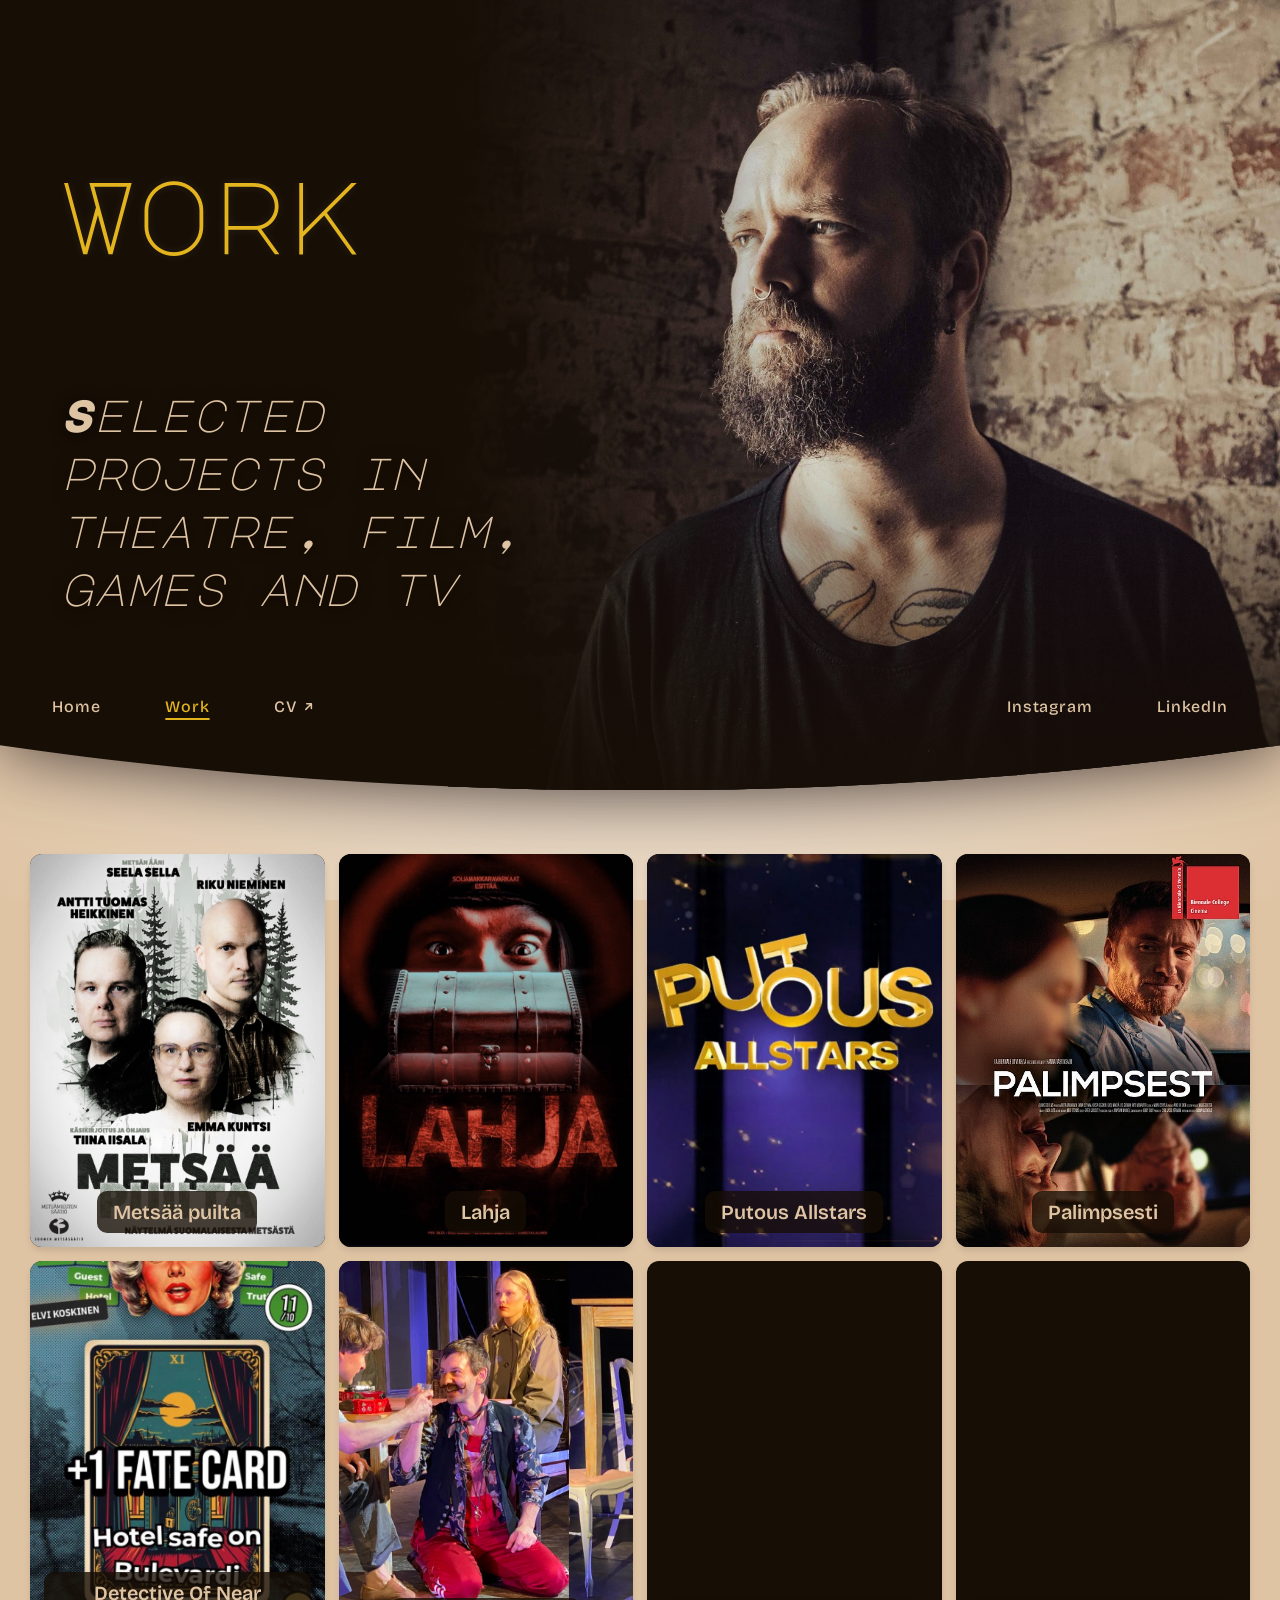
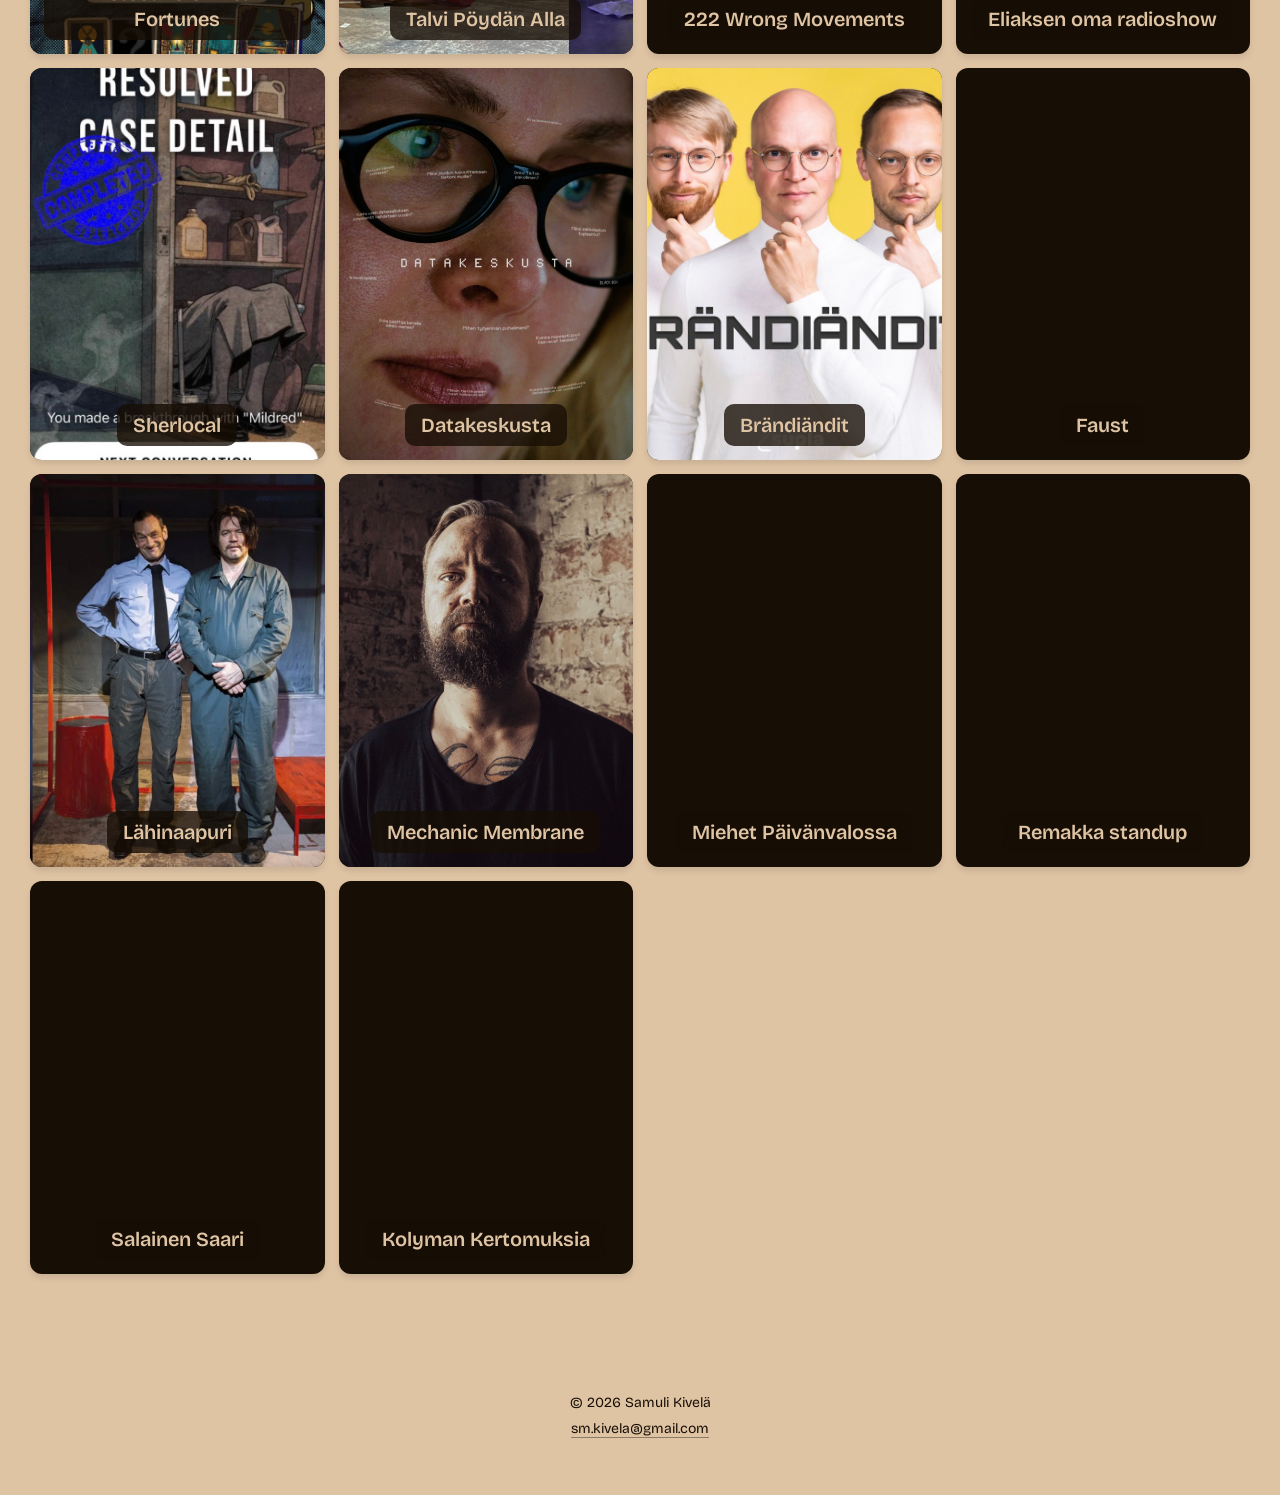
<file: pages/work.html>
<!DOCTYPE html>
<html lang="en">

<head>
    <meta charset="UTF-8">
    <meta name="viewport" content="width=device-width, initial-scale=1.0">
    <meta name="description" content="Selected work by Samuli Kivelä: sound design, music and live performance for theatre, film, games and TV.">
    <meta name="theme-color" content="#170e05">

    <title>Work – Samuli Kivelä</title>

    <!-- Google Fonts: molemmat fontit yhdellä pyynnöllä -->
    <link rel="preconnect" href="https://fonts.googleapis.com">
    <link rel="preconnect" href="https://fonts.gstatic.com" crossorigin>
    <link href="https://fonts.googleapis.com/css2?family=Bricolage+Grotesque:opsz,wght@12..96,200..800&family=Major+Mono+Display&display=swap" rel="stylesheet">

    <link rel="stylesheet" href="../css/style.css">

    <!-- Favicon -->
    <link rel="icon" href="../Kuvat/favicon.svg" type="image/svg+xml">
</head>


<body>

    <a href="#pääsisältö" class="ohituslinkki">Skip to main content</a>


    <!-- HEADER -->

    <div class="header-container">

        <header id="ylätunniste">

            <h1>Work</h1>

            <p id="slogan">
                Selected projects in theatre, film, games and tv
            </p>


            <!-- KAKSI NAVIGAATIOTA -->

            <div class="header-nav">

                <!-- HAMPURILAISNAPPI: näkyy vain mobiilissa -->

                <button type="button" class="valikko-nappi" aria-expanded="false"
                        aria-controls="nav-paneeli" aria-label="Open menu" hidden>
                    <span class="valikko-ikoni" aria-hidden="true"></span>
                </button>

                <div class="nav-paneeli" id="nav-paneeli">

                <!-- SIVUN NAVIGAATIO -->

                <nav id="navigointi-left" aria-label="Main">
                    <ul class="navi">
                        <li>
                            <a href="../index.html" class="navinappi">Home</a>
                        </li>
                        <li>
                            <a href="work.html" class="navinappi" aria-current="page">Work</a>
                        </li>
                        <li>
                            <a href="cv.html" class="navinappi" target="_blank" rel="noopener">
                                CV <svg class="ulkoinen-nuoli" viewBox="0 0 12 12" aria-hidden="true" focusable="false"><path d="M3 9 9 3M4 3h5v5"/></svg>
                                <span class="vain-ruudunlukijalle">(opens in a new tab)</span>
                            </a>
                        </li>
                    </ul>
                </nav>


                <!-- SOSIAALISET MEDIAT -->

                <nav id="navigointi-right" aria-label="Social media">
                    <ul class="navi">
                        <li>
                            <a href="https://www.instagram.com/samuli_kivela/" class="navinappi">Instagram</a>
                        </li>
                        <li>
                            <a href="https://www.linkedin.com/in/samuli-kivel%C3%A4/" class="navinappi">LinkedIn</a>
                        </li>
                    </ul>
                </nav>

                </div> <!-- /nav-paneeli -->

            </div>

        </header>

    </div>


    <!-- PÄÄSISÄLTÖ -->

    <main id="pääsisältö" tabindex="-1">

        <section aria-labelledby="tyot-otsikko">

            <h2 id="tyot-otsikko" class="vain-ruudunlukijalle">Selected work</h2>

            <!-- Jokaisen kortin otsikko on nappi. Hiirellä kuvaus näkyy hoverilla,
                 näppäimistöllä ja puhelimella napin painalluksella. Kuvien alt on tyhjä,
                 koska napin teksti kertoo jo työn nimen. -->

            <!-- Ohje näkyy vain kosketusnäytöillä, joissa hoveria ei ole -->
            <p class="tyo-vihje">Tap a card to read more.</p>

            <ul class="työt">

                <li class="työ">
                    <article>
                        <img src="../Kuvat/tyot/metsaapuilta.jpg" alt="" width="800" height="1078" loading="lazy" decoding="async">
                        <h3 class="tyo-otsikko">
                            <button type="button" class="tyo-nappi" aria-expanded="false" aria-controls="tyo-1">Metsää puilta<span class="tyo-merkki" aria-hidden="true"></span></button>
                        </h3>
                        <div class="tyo-lisa" id="tyo-1">
                            <p>Theater play by Tiina Iisala. I work as a touring technician for the production.</p>
                        </div>
                    </article>
                </li>

                <li class="työ">
                    <article>
                        <img src="../Kuvat/tyot/lahja.jpg" alt="" width="800" height="1062" loading="lazy" decoding="async">
                        <h3 class="tyo-otsikko">
                            <button type="button" class="tyo-nappi" aria-expanded="false" aria-controls="tyo-2">Lahja<span class="tyo-merkki" aria-hidden="true"></span></button>
                        </h3>
                        <div class="tyo-lisa" id="tyo-2">
                            <p>Short movie by Soijamakkaravarkaat. I worked as a sound designer, composer and actor.</p>
                        </div>
                    </article>
                </li>

                <li class="työ">
                    <article>
                        <img src="../Kuvat/tyot/putous.jpg" alt="" width="800" height="1170" loading="lazy" decoding="async">
                        <h3 class="tyo-otsikko">
                            <button type="button" class="tyo-nappi" aria-expanded="false" aria-controls="tyo-3">Putous Allstars<span class="tyo-merkki" aria-hidden="true"></span></button>
                        </h3>
                        <div class="tyo-lisa" id="tyo-3">
                            <p>I worked as a guitar and synth player for the TV show Putous Allstars 2020.</p>
                        </div>
                    </article>
                </li>

                <li class="työ">
                    <article>
                        <img src="../Kuvat/tyot/palimpsest.jpg" alt="" width="500" height="714" loading="lazy" decoding="async">
                        <h3 class="tyo-otsikko">
                            <button type="button" class="tyo-nappi" aria-expanded="false" aria-controls="tyo-4">Palimpsesti<span class="tyo-merkki" aria-hidden="true"></span></button>
                        </h3>
                        <div class="tyo-lisa" id="tyo-4">
                            <p>Movie by Hanna Västinsalo. I worked as a sound designer and music producer.</p>
                        </div>
                    </article>
                </li>

                <li class="työ">
                    <article>
                        <img src="../Kuvat/tyot/detective.jpg" alt="" width="662" height="1356" loading="lazy" decoding="async">
                        <h3 class="tyo-otsikko">
                            <button type="button" class="tyo-nappi" aria-expanded="false" aria-controls="tyo-5">Detective Of Near Fortunes<span class="tyo-merkki" aria-hidden="true"></span></button>
                        </h3>
                        <div class="tyo-lisa" id="tyo-5">
                            <p>Mobile game led by Iikko Kuusela. I contributed as a sound designer and music producer.</p>
                        </div>
                    </article>
                </li>

                <li class="työ">
                    <article>
                        <img src="../Kuvat/tyot/talvi.jpg" alt="" width="800" height="1221" loading="lazy" decoding="async">
                        <h3 class="tyo-otsikko">
                            <button type="button" class="tyo-nappi" aria-expanded="false" aria-controls="tyo-6">Talvi Pöydän Alla<span class="tyo-merkki" aria-hidden="true"></span></button>
                        </h3>
                        <div class="tyo-lisa" id="tyo-6">
                            <p>Theater play by Helsinki 98. I worked as a sound designer and a composer.</p>
                        </div>
                    </article>
                </li>

                <li class="työ">
                    <article>
                        <img src="../Kuvat/tyot/222.jpg" alt="" width="800" height="1093" loading="lazy" decoding="async">
                        <h3 class="tyo-otsikko">
                            <button type="button" class="tyo-nappi" aria-expanded="false" aria-controls="tyo-7">222 Wrong Movements<span class="tyo-merkki" aria-hidden="true"></span></button>
                        </h3>
                        <div class="tyo-lisa" id="tyo-7">
                            <p>Dance performance by Pavel Semchenko and 50+ dance collective. I worked as a sound designer and composer.</p>
                        </div>
                    </article>
                </li>

                <li class="työ">
                    <article>
                        <img src="../Kuvat/tyot/elias.jpg" alt="" width="800" height="923" loading="lazy" decoding="async">
                        <h3 class="tyo-otsikko">
                            <button type="button" class="tyo-nappi" aria-expanded="false" aria-controls="tyo-8">Eliaksen oma radioshow<span class="tyo-merkki" aria-hidden="true"></span></button>
                        </h3>
                        <div class="tyo-lisa" id="tyo-8">
                            <p>Yle radio show by Elias Keränen and Aleksi Hornborg. I worked as a mixing and mastering engineer.</p>
                        </div>
                    </article>
                </li>

                <li class="työ">
                    <article>
                        <img src="../Kuvat/tyot/sherlocal.jpg" alt="" width="638" height="1376" loading="lazy" decoding="async">
                        <h3 class="tyo-otsikko">
                            <button type="button" class="tyo-nappi" aria-expanded="false" aria-controls="tyo-9">Sherlocal<span class="tyo-merkki" aria-hidden="true"></span></button>
                        </h3>
                        <div class="tyo-lisa" id="tyo-9">
                            <p>Mobile game led by Iikko Kuusela. I worked as a sound designer and composer.</p>
                        </div>
                    </article>
                </li>

                <li class="työ">
                    <article>
                        <img src="../Kuvat/tyot/datakeskusta.jpg" alt="" width="572" height="758" loading="lazy" decoding="async">
                        <h3 class="tyo-otsikko">
                            <button type="button" class="tyo-nappi" aria-expanded="false" aria-controls="tyo-10">Datakeskusta<span class="tyo-merkki" aria-hidden="true"></span></button>
                        </h3>
                        <div class="tyo-lisa" id="tyo-10">
                            <p>A short documentary by Grade Entertainment. I worked as a sound designer and composer for the project.</p>
                        </div>
                    </article>
                </li>

                <li class="työ">
                    <article>
                        <img src="../Kuvat/tyot/brandi.jpg" alt="" width="800" height="819" loading="lazy" decoding="async">
                        <h3 class="tyo-otsikko">
                            <button type="button" class="tyo-nappi" aria-expanded="false" aria-controls="tyo-11">Brändiändit<span class="tyo-merkki" aria-hidden="true"></span></button>
                        </h3>
                        <div class="tyo-lisa" id="tyo-11">
                            <p>Supla podcast series. I worked as composer for the theme track and as a technician during live recordings.</p>
                        </div>
                    </article>
                </li>

                <li class="työ">
                    <article>
                        <img src="../Kuvat/tyot/faust.jpg" alt="" width="800" height="1125" loading="lazy" decoding="async">
                        <h3 class="tyo-otsikko">
                            <button type="button" class="tyo-nappi" aria-expanded="false" aria-controls="tyo-12">Faust<span class="tyo-merkki" aria-hidden="true"></span></button>
                        </h3>
                        <div class="tyo-lisa" id="tyo-12">
                            <p>Theater play by Helsinki 98. I worked as a live musician and sound designer.</p>
                        </div>
                    </article>
                </li>

                <li class="työ">
                    <article>
                        <img src="../Kuvat/tyot/lahinaapuri.jpg" alt="" width="784" height="1158" loading="lazy" decoding="async">
                        <h3 class="tyo-otsikko">
                            <button type="button" class="tyo-nappi" aria-expanded="false" aria-controls="tyo-13">Lähinaapuri<span class="tyo-merkki" aria-hidden="true"></span></button>
                        </h3>
                        <div class="tyo-lisa" id="tyo-13">
                            <p>Theater play by Helsinki 98. I worked as a sound designer and composer.</p>
                        </div>
                    </article>
                </li>

                <li class="työ">
                    <article>
                        <img src="../Kuvat/tyot/mechanic.jpg" alt="" width="800" height="865" loading="lazy" decoding="async">
                        <h3 class="tyo-otsikko">
                            <button type="button" class="tyo-nappi" aria-expanded="false" aria-controls="tyo-14">Mechanic Membrane<span class="tyo-merkki" aria-hidden="true"></span></button>
                        </h3>
                        <div class="tyo-lisa" id="tyo-14">
                            <p>My electronic music solo project.</p>
                        </div>
                    </article>
                </li>

                <li class="työ">
                    <article>
                        <img src="../Kuvat/tyot/miehet.jpg" alt="" width="656" height="884" loading="lazy" decoding="async">
                        <h3 class="tyo-otsikko">
                            <button type="button" class="tyo-nappi" aria-expanded="false" aria-controls="tyo-15">Miehet Päivänvalossa<span class="tyo-merkki" aria-hidden="true"></span></button>
                        </h3>
                        <div class="tyo-lisa" id="tyo-15">
                            <p>Theater play by Helsinki 98. I worked as a composer and sound designer.</p>
                        </div>
                    </article>
                </li>

                <li class="työ">
                    <article>
                        <img src="../Kuvat/tyot/remakka.jpg" alt="" width="658" height="710" loading="lazy" decoding="async">
                        <h3 class="tyo-otsikko">
                            <button type="button" class="tyo-nappi" aria-expanded="false" aria-controls="tyo-16">Remakka standup<span class="tyo-merkki" aria-hidden="true"></span></button>
                        </h3>
                        <div class="tyo-lisa" id="tyo-16">
                            <p>I worked as an intro theme composer for the standup collective Remakka.</p>
                        </div>
                    </article>
                </li>

                <li class="työ">
                    <article>
                        <img src="../Kuvat/tyot/salainen.jpg" alt="" width="800" height="1043" loading="lazy" decoding="async">
                        <h3 class="tyo-otsikko">
                            <button type="button" class="tyo-nappi" aria-expanded="false" aria-controls="tyo-17">Salainen Saari<span class="tyo-merkki" aria-hidden="true"></span></button>
                        </h3>
                        <div class="tyo-lisa" id="tyo-17">
                            <p>Children's play by Recover Laboratory. I worked as a composer and sound designer.</p>
                        </div>
                    </article>
                </li>

                <li class="työ">
                    <article>
                        <img src="../Kuvat/tyot/kolyma.jpg" alt="" width="800" height="959" loading="lazy" decoding="async">
                        <h3 class="tyo-otsikko">
                            <button type="button" class="tyo-nappi" aria-expanded="false" aria-controls="tyo-18">Kolyman Kertomuksia<span class="tyo-merkki" aria-hidden="true"></span></button>
                        </h3>
                        <div class="tyo-lisa" id="tyo-18">
                            <p>Theater play by Helsinki 98. I worked as a composer and sound designer.</p>
                        </div>
                    </article>
                </li>

            </ul>

        </section>

    </main>


    <!-- FOOTER -->

    <footer id="alatunniste">

        <p>&copy; 2026 Samuli Kivelä</p>

        <p>
            <a href="mailto:sm.kivela@gmail.com" id="maili">sm.kivela@gmail.com</a>
        </p>

    </footer>


    <!-- CLAUDEN TEKEMÄ KORTTIEN AVAUS -->

    <script>
    (function () {
        const napit = document.querySelectorAll(".tyo-nappi");

        function sulje(nappi) {
            nappi.setAttribute("aria-expanded", "false");
            nappi.closest(".työ").classList.remove("auki");
        }

        napit.forEach((nappi) => {
            nappi.addEventListener("click", () => {
                const auki = nappi.getAttribute("aria-expanded") === "true";

                // Vain yksi kortti kerrallaan auki
                napit.forEach(sulje);

                if (!auki) {
                    nappi.setAttribute("aria-expanded", "true");
                    nappi.closest(".työ").classList.add("auki");
                }
            });
        });

        // Esc sulkee avoimen kortin
        document.addEventListener("keydown", (e) => {
            if (e.key === "Escape") napit.forEach(sulje);
        });
    })();
    </script>


    <!-- Korttien scrollaus -->

    <script>
    (function () {
        if (
            window.matchMedia("(prefers-reduced-motion: reduce)").matches ||
            !("IntersectionObserver" in window)
        ) {
            return;
        }

        const kohteet = document.querySelectorAll(".työ");

        const tarkkailija = new IntersectionObserver((merkinnat) => {
            let jarjestys = 0;

            merkinnat.forEach((merkinta) => {
                if (!merkinta.isIntersecting) return;

                // porrastus, enintään 6 askelta, ettei viive veny pitkäksi
                merkinta.target.style.transitionDelay =
                    Math.min(jarjestys, 6) * 0.1 + "s";
                merkinta.target.classList.add("nakyvissa");
                jarjestys++;

                tarkkailija.unobserve(merkinta.target);
            });
        }, {
            threshold: 0.1
        });

        kohteet.forEach((elementti) => {
            elementti.classList.add("fade-in");
            tarkkailija.observe(elementti);
        });
    })();
    </script>

    <!-- CLAUDEN TEKEMÄ HAMPURILAISVALIKKO (mobiili) -->

    <script>
    (function () {
        const navi = document.querySelector(".header-nav");
        const nappi = navi.querySelector(".valikko-nappi");
        const mobiili = window.matchMedia("(max-width: 800px)");

        // Ilman JavaScriptiä valikko näkyy aina auki, joten nappi otetaan käyttöön vasta tässä
        navi.classList.add("on-valikko");
        nappi.hidden = false;

        function aseta(auki) {
            nappi.setAttribute("aria-expanded", String(auki));
            nappi.setAttribute("aria-label", auki ? "Close menu" : "Open menu");
            navi.classList.toggle("auki", auki);
        }

        nappi.addEventListener("click", () => {
            aseta(nappi.getAttribute("aria-expanded") !== "true");
        });

        // Esc sulkee ja palauttaa fokuksen napille
        document.addEventListener("keydown", (e) => {
            if (e.key === "Escape" && navi.classList.contains("auki")) {
                aseta(false);
                nappi.focus();
            }
        });

        // Klikkaus valikon ulkopuolelle tai linkkiin sulkee
        document.addEventListener("click", (e) => {
            if (!navi.contains(e.target) || e.target.closest("a")) aseta(false);
        });

        // Isolle näytölle siirryttäessä valikko kiinni
        mobiili.addEventListener("change", () => aseta(false));
    })();
    </script>

</body>

</html>
</file>
<file: css/style.css>
:root {
    --Tumma-tausta: rgb(23, 14, 5);
    --Tekstiväritumma: rgb(60, 35, 3);
    --Tekstivärikulta: rgba(236, 188, 31, 0.956);
    --Tekstivärivaalea: rgb(223, 196, 164);
    --Kylma: rgb(243, 236, 227);
    --Vaimea: rgb(92, 72, 52); /* toissijainen teksti vaalealla pohjalla, kontrasti yli 4.5:1 */
    --font-heading: "Major Mono Display", monospace;
    --font-main: "Bricolage Grotesque", sans-serif;

    --space-s: 1rem;
    --space-m: 2rem;
    --space-l: 4rem;

    --radius-s: 12px;
    --radius-m: 20px;
    --radius-l: 30px;

    --shadow-card: 0 4px 6px rgba(0, 0, 0, 0.1);
    --shadow-card-hover: 0 18px 40px -12px rgba(23, 14, 5, 0.35);

    --text-s: 0.875rem;
    --text-m: 1rem;

    --sivun-leveys: 1400px;
    --sivureuna: 30px;
}


* {
    box-sizing: border-box;
}

html {
    scroll-behavior: smooth;
}

body {
    margin: 0;
    min-height: 100vh;
    background: radial-gradient(circle, var(--Kylma), var(--Tekstivärivaalea)) no-repeat;
    background-color: var(--Tekstivärivaalea);
    background-size: cover;
    background-attachment: fixed;
    font-family: var(--font-main);
    color: var(--Tumma-tausta);
    line-height: 1.6;
}

img,
svg {
    max-width: 100%;
}


/* SAAVUTETTAVUUS: YHTEISET APULUOKAT */

/* Piilottaa tekstin näkyvistä, mutta ruudunlukija lukee sen */
.vain-ruudunlukijalle {
    position: absolute;
    width: 1px;
    height: 1px;
    overflow: hidden;
    clip-path: inset(50%);
    white-space: nowrap;
}

/* Ohituslinkki näkyy vasta, kun siihen tabataan */
.ohituslinkki {
    position: absolute;
    top: 12px;
    left: 12px;
    z-index: 100;

    padding: 0.8em 1.4em;

    font-weight: 600;
    color: var(--Tumma-tausta);
    background: var(--Tekstivärikulta);
    border-radius: 20em;
    text-decoration: none;

    translate: 0 -200%;
    transition: translate 0.2s ease;
}

.ohituslinkki:focus {
    translate: 0 0;
}

/* Yhtenäinen, selvästi näkyvä fokus kaikille linkeille ja napeille */
:focus-visible {
    outline: 3px solid var(--Tekstiväritumma);
    outline-offset: 3px;
}

header :focus-visible,
.aalto-kehys :focus-visible {
    outline-color: var(--Tekstivärikulta);
}

/* main saa fokuksen ohituslinkistä, mutta reunaviivaa ei tarvita */
main:focus {
    outline: none;
}


/* HEADER */

header {
    position: relative;

    display: flex;
    flex-direction: column;

    text-align: center;

    min-height: 78vh;

    padding: 2px 0 60px;

    background-color: var(--Tumma-tausta);

    background-image:
        linear-gradient(
            to right,
            var(--Tumma-tausta) 0%,
            transparent 30%,
            transparent 70%,
            var(--Tumma-tausta) 100%
        ),
        linear-gradient(
            to bottom,
            transparent 60%,
            color-mix(in srgb, var(--Tumma-tausta) 85%, transparent) 100%
        ),
        url("../Kuvat/headertausta-web.jpg");

    background-position: center;
    background-size: cover;
    background-repeat: no-repeat;
    background-attachment: scroll;


/* HEADERIN KUPERA ALAREUNA */

    clip-path: ellipse(150% 100% at 50% 0%);
}

/* HEADERIN ALAREUNAN VARJO */

.header-container {
    filter: drop-shadow(0 0 36px rgba(43, 31, 31, 0.9));
}


/* OTSIKKO JA SLOGAN. NÄILLE SISÄÄNTULOANIMAATIO */

@keyframes sisään {
    from {
        opacity: 0;
        filter: blur(8px);
    }
    to {
        opacity: 1;
        filter: blur(0);
    }
}

h1 {
    animation: sisään 2s ease-out;
    margin-top: clamp(30px, 8vh, 70px);
    margin-bottom: 0;
    padding: 0 20px;

    /* Pelkkä väri riittää. Aiempi background-clip: text -tekniikka
       piilotti otsikon Windowsin suurikontrastitilassa. */
    color: var(--Tekstivärikulta);

    font-family: var(--font-heading);
    font-size: clamp(3rem, 12vw, 10rem);
    font-weight: 400;
    line-height: 1;
    overflow-wrap: break-word;

    text-shadow: 0 0 10px rgba(250, 243, 243, 0.1);
}


#slogan {
    animation: sisään 3s ease-out 0.8s both;
    padding: 0 20px;

    font-family: var(--font-heading);
    font-size: clamp(1.2rem, 3.5vw, 3rem);
    font-style: italic;
    line-height: 1.3;

    color: var(--Tekstivärivaalea);

    text-shadow: 0 2px 15px rgba(0, 0, 0, 0.7);
    margin-top: 0.4em;
}


/* NAVIGAATIO */

.header-nav {
    margin-top: auto;
    padding: 20px 30px 0;

    display: flex;
    justify-content: space-between;
    align-items: flex-end;
}


/* Työpöydällä paneeli on "läpinäkyvä": navit asettuvat suoraan .header-navin sisään */
.nav-paneeli {
    display: contents;
}

.valikko-nappi {
    display: none;
}

.navi {
    list-style: none;

    display: flex;
    gap: 20px;

    padding: 0;
    margin: 0;
}


.navi a {
    color: var(--Tekstivärivaalea);

    font-family: var(--font-main);
    font-size: clamp(0.9rem, 2.5vw, 1rem);

    text-decoration: none;

    transition: scale 0.3s ease, text-shadow 0.7s ease, color 0.7s ease;
}


.navinappi {
    display: flex;
    align-items: center;
    gap: 0.3em;

    /* Riittävän iso kosketusalue sormelle */
    min-height: 44px;

    font-weight: 500;
    letter-spacing: 0.05em;

    padding: 0.7em 1.4em;

    border-radius: 20em;

    cursor: pointer;
}


/* Pieni ohut nuoli uuteen välilehteen aukeavalle linkille (CV) */
.ulkoinen-nuoli {
    width: 0.7em;
    height: 0.7em;
    flex-shrink: 0;

    fill: none;
    stroke: currentColor;
    stroke-width: 1.6;
    stroke-linecap: round;
    stroke-linejoin: round;
}

.navinappi:hover {
    color: var(--Kylma);
    text-shadow: 0 0 20px #f1f8f198;
    scale: 1.07;
}


.navinappi:active {
    box-shadow: 0 0.3em 1em -0.5em #a7911498;
}

/* Nykyinen sivu: kultainen väri JA alleviivaus, ettei tieto ole pelkän värin varassa */
.navi a[aria-current="page"] {
    color: var(--Tekstivärikulta);
    text-decoration: underline;
    text-decoration-thickness: 2px;
    text-underline-offset: 6px;
}


/* SISÄLTÖ: YHTEISET OSIOT */

.osio {
    max-width: var(--sivun-leveys);
    margin: var(--space-l) auto;
    padding: 0 var(--sivureuna);
}

.osio-otsikko {
    margin: 0 0 var(--space-m);

    font-family: var(--font-heading);
    font-size: clamp(2rem, 5vw, 3.5rem);
    font-weight: 400;
    line-height: 1;
    color: var(--Tumma-tausta);
}

/* Pieni kultainen viiva otsikon alla */
.osio-otsikko::after {
    content: "";
    display: block;
    width: 2.5em;
    height: 3px;
    margin-top: 0.35em;

    background: var(--Tekstivärikulta);
    border-radius: 3px;
}


/* PALVELUKORTIT */

.sektiot {
    display: grid;
    grid-template-columns: repeat(auto-fit, minmax(min(100%, 17rem), 1fr));
    gap: var(--space-m);
}

.kortti {
    display: flex;
    flex-direction: column;

    background: rgba(243, 239, 233, 0.7);
    border-radius: var(--radius-m);
    padding: 20px;
    line-height: 1.6;
    box-shadow: var(--shadow-card);

    transition: translate 0.4s ease, box-shadow 0.4s ease;
}

.kortti:hover {
    translate: 0 -4px;
    box-shadow: var(--shadow-card-hover);
}

.kortti h3 {
    margin: 1.1rem 0 0.4rem;

    font-size: 1.5rem;
    font-weight: 650;
    line-height: 1.2;
}

.kortti p {
    margin: 0 0 0.8em;
}

.kortti .hinta {
    margin-top: auto;
    padding-top: 0.6em;
    border-top: 1px solid rgba(23, 14, 5, 0.15);
}

.kortti-kuva {
    width: 100%;
    height: 280px;
    object-fit: cover;
    display: block;
    border-radius: var(--radius-m);
}

img.kortti-kuva {
    filter: sepia(0.25) saturate(0.8) contrast(1.1);
}


/* AUDIOREEL */

.video-osio {
    position: relative;
    width: 100%;
    aspect-ratio: 16 / 9;
    margin: 0 auto;
    overflow: hidden;
    border-radius: var(--radius-m);
    background: #000;
    box-shadow: var(--shadow-card-hover);
}

.video-osio iframe {
    position: absolute;
    inset: 0;
    display: block;
    width: 100%;
    height: 100%;
    border: 0;
}

/* Leveällä näytöllä linkki on pieni lisä videon alla */
.video-linkki {
    margin: var(--space-s) 0 0;
    text-align: right;
}

.video-linkki a {
    font-weight: 600;
    color: var(--Tekstiväritumma);
    text-underline-offset: 4px;
}

.video-linkki a:hover {
    text-decoration-thickness: 2px;
}

/* Kapealla näytöllä upotus piiloon ja linkki isoksi */
@media (max-width: 768px) {
    .desktop-audioreel {
        display: none;
    }

    .video-linkki {
        margin: 0;
        text-align: left;
    }

    .video-linkki a {
        font-family: var(--font-heading);
        font-size: clamp(2.2rem, 11vw, 5rem);
        font-weight: 400;
        line-height: 1.1;
        color: inherit;
        text-decoration: none;
    }

    .video-linkki a:hover {
        text-decoration: underline;
    }
}


/* YHTEYDENOTTO */

#contact {
    max-width: 700px;
    margin: 80px auto;
    padding: 50px 40px;

    background: rgba(255, 255, 255, 0.55);
    border-radius: var(--radius-l);
    box-shadow: var(--shadow-card);

    text-align: left;
    color: var(--Tumma-tausta);
}

#contact > p {
    margin: 0 0 var(--space-m);
}

#contact form,
#contact fieldset {
    display: grid;
    gap: var(--space-s);
}

#contact fieldset {
    grid-template-columns: 1fr 1fr;
    margin: 0;
    padding: 0;
    border: none;
}

#contact legend {
    grid-column: 1 / -1;
    padding: 0;
    margin-bottom: 10px;
}

#contact label,
#contact legend {
    font-weight: 500;
}

.lomake-ohje {
    margin: 0;
    font-size: var(--text-s);
    color: var(--Vaimea);
}

#contact input,
#contact textarea {
    display: block;
    width: 100%;
    margin-top: 8px;
    padding: 14px 16px;

    font: inherit;
    font-weight: 400;
    color: inherit;

    background: white;
    border: 1px solid rgba(23, 14, 5, 0.45); /* reuna erottuu taustasta (WCAG 1.4.11) */
    border-radius: var(--radius-s);

    transition: border-color 0.2s ease, box-shadow 0.2s ease;
}

#contact textarea {
    resize: vertical;
}

#contact input:focus-visible,
#contact textarea:focus-visible {
    outline: 3px solid var(--Tekstiväritumma);
    outline-offset: 1px;
}

/* Virheellinen kenttä merkitään vasta, kun käyttäjä on koskenut siihen */
#contact input:user-invalid,
#contact textarea:user-invalid {
    border-color: rgb(166, 38, 20);
    box-shadow: inset 4px 0 0 rgb(166, 38, 20);
}

#contact button {
    justify-self: start;
    min-height: 44px;
    padding: 0.9em 2.4em;

    font: inherit;
    font-weight: 600;
    color: var(--Tekstivärikulta);

    background: var(--Tumma-tausta);
    border: none;
    border-radius: var(--radius-l);
    cursor: pointer;
    transition: background 0.3s, color 0.3s;
}

#contact button:hover {
    background: var(--Tekstivärikulta);
    color: var(--Tumma-tausta);
}

.lomake-tila {
    margin: 0;
    font-weight: 500;
}

.lomake-tila:empty {
    display: none;
}

#contact button:disabled {
    opacity: 0.6;
    cursor: wait;
}

/* Roskapostiansa piiloon kaikilta ihmisiltä */
.ansa {
    position: absolute;
    left: -9999px;
    width: 1px;
    height: 1px;
    overflow: hidden;
}


/* FOOTER */

footer {
    text-align: center;
    font-size: var(--text-s);

    padding: 50px 20px;

    font-family: var(--font-main);
}

footer p {
    margin: 0.3em 0;
}

#maili {
    color: inherit;
    text-decoration: underline;
    text-decoration-color: rgba(23, 14, 5, 0.4);
    text-underline-offset: 4px;
}

#maili:hover {
    text-decoration-color: currentColor;
}


/* CLAUDEN AVULLA TEHTY ANIMOITU ÄÄNIAALTO */

.aalto-kehys {
    position: relative;
}

.aalto-svg {
    background: var(--Tumma-tausta);
    cursor: crosshair;
    touch-action: pan-y;
}

/* Pysäytä/toista-nappi aallon oikeassa yläkulmassa */
.aalto-nappi {
    position: absolute;
    top: 10px;
    right: 10px;

    display: grid;
    place-items: center;
    width: 44px;
    height: 44px;

    color: var(--Tekstivärikulta);
    background: rgba(23, 14, 5, 0.75);
    border: 1px solid rgba(236, 188, 31, 0.4);
    border-radius: 50%;
    cursor: pointer;

    transition: background 0.3s ease;
}

.aalto-nappi:hover {
    background: rgba(60, 35, 3, 0.95);
}

/* Ikoni piirretty CSS:llä: kaksi palkkia = pause */
.aalto-ikoni {
    width: 12px;
    height: 14px;
    border-left: 4px solid currentColor;
    border-right: 4px solid currentColor;
}

/* Pysäytettynä kolmio = play */
.aalto-nappi[aria-pressed="true"] .aalto-ikoni {
    width: 0;
    height: 0;
    margin-left: 4px;
    border-left: 12px solid currentColor;
    border-right: 0;
    border-top: 7px solid transparent;
    border-bottom: 7px solid transparent;
}

.ruudukko {
    stroke: var(--Tekstivärikulta);
    stroke-opacity: 0.12;
    stroke-width: 1;
    fill: none;
}

.akseli {
    stroke: var(--Tekstivärikulta);
    stroke-opacity: 0.3;
    stroke-width: 1;
    fill: none;
}

/* pienet mittaviivat akselien päälle */

.asteikko {
    stroke: var(--Tekstivärikulta);
    stroke-opacity: 0.45;
    stroke-width: 8;
    stroke-dasharray: 1 9;
    fill: none;
}

.aalto {
    fill: none;
    stroke: var(--Tekstivärikulta);
    stroke-linecap: round;
    stroke-linejoin: round;
}

.aalto-hehku {
    stroke-width: 6;
    stroke-opacity: 0.9;
}

.aalto-viiva {
    stroke-width: 2;
}


/* WORK-SIVU */

.työt {
    list-style: none;
    margin: var(--space-l) auto;
    padding: 0 var(--sivureuna);
    max-width: var(--sivun-leveys);

    display: grid;
    grid-template-columns: repeat(auto-fill, minmax(min(100%, 280px), 1fr));
    gap: 14px;
}

.työ {
    aspect-ratio: 3 / 4;
    overflow: hidden;
    border-radius: var(--radius-s);
    background: var(--Tumma-tausta);
    box-shadow: var(--shadow-card);
}

.työ article {
    position: relative;
    height: 100%;

    display: flex;
    flex-direction: column;
    justify-content: flex-end;
    align-items: center;

    padding: 14px;
    text-align: center;
}

.työ img {
    position: absolute;
    inset: 0;
    z-index: 0;

    width: 100%;
    height: 100%;
    object-fit: cover;
    display: block;
    transition: transform 0.6s ease;
}

/* Ei positionia: muuten napin ::after venyisi vain otsikon kokoiseksi.
   Flex-lapsena z-index toimii ilmankin. */
.tyo-otsikko {
    z-index: 2;
    margin: 0;
    max-width: 100%;
    text-align: center;

    font-size: 1.25rem;
    font-weight: 600;
    line-height: 1.3;
}

/* Otsikko on nappi: klikkaus/napautus/Enter näyttää kuvauksen.
   ::after venyttää napin koko kortin kokoiseksi. */
.tyo-nappi {
    padding: 8px 16px;

    font: inherit;
    color: var(--Tekstivärivaalea);

    background: rgba(23, 14, 5, 0.78);
    border: 0;
    border-radius: 10px;
    cursor: pointer;
    transition: color 0.6s ease;
}

.tyo-nappi::after {
    content: "";
    position: absolute;
    inset: 0;
    z-index: 3;
    border-radius: var(--radius-s);
}

.tyo-nappi:focus-visible {
    outline: none;
}

/* Fokusreunus koko kortin ympärille */
.tyo-nappi:focus-visible::after {
    outline: 3px solid var(--Tekstivärikulta);
    outline-offset: -3px;
}

.tyo-lisa {
    position: absolute;
    inset: 0;
    z-index: 1;
    display: flex;
    flex-direction: column;
    justify-content: flex-end;
    padding: var(--space-m) var(--space-m) calc(var(--space-l) + var(--space-m));

    color: var(--Tekstivärivaalea);
    line-height: 1.5;
    background: rgba(23, 14, 5, 0.85);

    opacity: 0;
    visibility: hidden;
    transition: opacity 0.35s ease, visibility 0.35s ease;
}

.tyo-lisa p {
    margin: 0;
}

/* Avattu kortti (nappi painettu) */
.työ.auki .tyo-lisa {
    opacity: 1;
    visibility: visible;
}

.työ.auki img,
.työ:has(.tyo-nappi:focus-visible) img {
    transform: scale(1.08);
}

.työ.auki .tyo-nappi,
.tyo-nappi:focus-visible {
    color: var(--Tekstivärikulta);
}

/* Hover vain laitteilla, joissa on oikea hiiri. Puhelimessa napautus avaa kortin. */
@media (hover: hover) {
    .työ:hover img {
        transform: scale(1.08);
    }

    .työ:hover .tyo-lisa {
        opacity: 1;
        visibility: visible;
    }

    .työ:hover .tyo-nappi {
        color: var(--Tekstivärikulta);
    }
}


/* Kosketusnäytöt: ohje ja +/× -merkki kertovat, että korttia voi napauttaa.
   Hiirellä käytettäessä ne ovat piilossa, koska hover näyttää kuvauksen. */
.tyo-vihje,
.tyo-merkki {
    display: none;
}

@media (hover: none) {
    .tyo-vihje {
        display: block;
        max-width: var(--sivun-leveys);
        margin: var(--space-m) auto calc(-1 * var(--space-m));
        padding: 0 var(--sivureuna);

        font-size: var(--text-s);
        color: var(--Vaimea);
    }

    .tyo-nappi {
        display: inline-flex;
        align-items: center;
        gap: 0.5em;
    }

    /* Plus-merkki kahdesta viivasta; auki-tilassa kääntyy ristiksi */
    .tyo-merkki {
        display: block;
        position: relative;
        width: 0.7em;
        height: 0.7em;
        flex-shrink: 0;
        transition: transform 0.3s ease;
    }

    .tyo-merkki::before,
    .tyo-merkki::after {
        content: "";
        position: absolute;
        top: 50%;
        left: 0;
        width: 100%;
        height: 2px;
        margin-top: -1px;
        background: currentColor;
        border-radius: 2px;
    }

    .tyo-merkki::after {
        transform: rotate(90deg);
    }

    .työ.auki .tyo-merkki {
        transform: rotate(45deg);
    }
}


/* SCROLL-ANIMAATIO. JAVASCRIPT "LUO" LUOKAT */

.fade-in {
    opacity: 0;
    transform: translateY(30px);
    transition: opacity 0.8s ease, transform 0.8s ease, translate 0.4s ease, box-shadow 0.4s ease;
}

.fade-in.nakyvissa {
    opacity: 1;
    transform: none;
}


/* VÄHENNETTY LIIKE */

@media (prefers-reduced-motion: reduce) {

    html {
        scroll-behavior: auto;
    }

    *,
    *::before,
    *::after {
        animation-duration: 0.01ms !important;
        animation-iteration-count: 1 !important;
        transition-duration: 0.01ms !important;
    }

    .kortti:hover {
        translate: none;
    }

    .työ img {
        transform: none !important;
    }
}


/* WINDOWSIN SUURIKONTRASTITILA */

@media (forced-colors: active) {
    .kortti,
    #contact,
    .tyo-nappi {
        border: 1px solid CanvasText;
    }

    .osio-otsikko::after {
        background: CanvasText;
    }

    .aalto {
        stroke: CanvasText;
    }
}


/* SUUREMMAT NÄYTÖT */

@media (min-width: 801px) {

    header {
        background-image: none;
        text-align: start;
    }


/* Headerin taustakuva oikealla, josta se feidaantuu taustaväriin */

    header::before {
        content: "";

        position: absolute;
        top: 0;
        right: 0;
        bottom: 0;

        width: 65%;

        background-image:
            linear-gradient(to right, var(--Tumma-tausta) 0%, transparent 40%),
            linear-gradient(
                to bottom,
                transparent 60%,
                color-mix(in srgb, var(--Tumma-tausta) 85%, transparent) 100%
            ),
            url("../Kuvat/headertausta-web.jpg");

        background-position: center;
        background-size: cover;
        background-repeat: no-repeat;
    }

    h1,
    #slogan,
    .header-nav {
        position: relative;
        z-index: 1;
    }

    h1 {
        margin-top: 160px;
        padding: 0 0 0 60px;
        max-width: 55%;

        /* Aina kahden rivin korkeus, jotta header on joka sivulla yhtä korkea
           (Home-otsikko on kaksirivinen, Work yksirivinen) */
        min-height: 2em;

        font-size: clamp(3rem, 8vw, 9rem);
    }

    /* Slogan rivittyy sivusta riippuen eri määrälle rivejä, joten varataan
       aina neljän rivin tila, ettei headerin korkeus vaihtele sivujen välillä */
    #slogan {
        padding: 0 0 0 60px;
        max-width: 45%;
        min-height: calc(4 * 1.3em);
    }
}

/* Kapealla työpöydällä Home-slogan rivittyy viidelle riville */
@media (min-width: 801px) and (max-width: 1000px) {
    #slogan {
        min-height: calc(5 * 1.3em);
    }
}


/* PIENEMMÄT NÄYTÖT */

@media (max-width: 800px) {

    /* korkeampi header, jotta otsikolle jää tilaa laskeutua alas */

    header {
        min-height: 85svh;
        padding-bottom: 40px;
    }

    /* navigaatio ylös oikeaan reunaan */
    .header-nav {
        order: -1;
        position: relative;
        z-index: 2;
        margin-top: 0;
        justify-content: flex-end;
        align-items: flex-start;

        padding: 14px 15px 40px;
        text-align: left;
    }

    /* otsikko ja slogan alas */
    h1 {
        margin-top: auto;
    }


    /* HAMPURILAISVALIKKO */

    .valikko-nappi {
        display: grid;
        place-items: center;

        width: 48px;
        height: 48px;
        padding: 0;

        color: var(--Tekstivärivaalea);
        background: color-mix(in srgb, var(--Tumma-tausta) 60%, transparent);
        border: 1px solid color-mix(in srgb, var(--Tekstivärivaalea) 35%, transparent);
        border-radius: 50%;

        cursor: pointer;
        transition: color 0.3s ease, border-color 0.3s ease;
    }

    .valikko-nappi[hidden] {
        display: none;
    }

    .valikko-nappi[aria-expanded="true"] {
        color: var(--Tekstivärikulta);
        border-color: var(--Tekstivärikulta);
    }

    /* Kolme viivaa: keskiviiva + ::before ja ::after. Auki-tilassa ristiksi. */
    .valikko-ikoni,
    .valikko-ikoni::before,
    .valikko-ikoni::after {
        display: block;
        width: 22px;
        height: 2px;
        background: currentColor;
        border-radius: 2px;
        transition: transform 0.3s ease, background-color 0.3s ease;
    }

    .valikko-ikoni {
        position: relative;
    }

    .valikko-ikoni::before,
    .valikko-ikoni::after {
        content: "";
        position: absolute;
        left: 0;
    }

    .valikko-ikoni::before { transform: translateY(-7px); }
    .valikko-ikoni::after  { transform: translateY(7px); }

    .valikko-nappi[aria-expanded="true"] .valikko-ikoni {
        background-color: transparent;
    }

    .valikko-nappi[aria-expanded="true"] .valikko-ikoni::before {
        transform: rotate(45deg);
    }

    .valikko-nappi[aria-expanded="true"] .valikko-ikoni::after {
        transform: rotate(-45deg);
    }


    /* Paneeli: ilman JavaScriptiä aina näkyvissä, muuten avautuu napista */
    .nav-paneeli {
        display: flex;
        flex-direction: column;
        min-width: 210px;
        padding: 8px;

        background: color-mix(in srgb, var(--Tumma-tausta) 92%, transparent);
        border: 1px solid color-mix(in srgb, var(--Tekstivärikulta) 30%, transparent);
        border-radius: var(--radius-m);
        box-shadow: 0 18px 40px -12px rgba(0, 0, 0, 0.7);
    }

    .on-valikko .nav-paneeli {
        position: absolute;
        top: 72px;
        right: 15px;

        visibility: hidden;
        opacity: 0;
        translate: 0 -8px;
        transition: opacity 0.25s ease, translate 0.25s ease, visibility 0s linear 0.25s;
    }

    .on-valikko.auki .nav-paneeli {
        visibility: visible;
        opacity: 1;
        translate: 0 0;
        transition: opacity 0.25s ease, translate 0.25s ease, visibility 0s;
    }

    .navi {
        flex-direction: column;
        gap: 0;
    }

    /* Ohut viiva sivunavigaation ja somen väliin */
    #navigointi-right {
        margin-top: 6px;
        padding-top: 6px;
        border-top: 1px solid color-mix(in srgb, var(--Tekstivärivaalea) 20%, transparent);
    }

    .navinappi {
        font-size: 1rem;
        padding: 0.6em 1em;
    }

    .navinappi:hover {
        scale: none;
    }
}


/* PIENIN NÄYTTÖ */

@media (max-width: 600px) {

    :root {
        --sivureuna: 15px;
    }

    header {
        min-height: 92svh;
        text-align: left;
    }

    /* otsikko vasemmalle, alas */
    h1 {
        margin-top: auto;
        padding: 0 20px;
        font-size: clamp(3.5rem, 18vw, 6rem);
    }

    /* slogan oikeaan laitaan */
    #slogan {
        max-width: 11em;
        margin-left: auto;
        padding: 0 20px;
        font-size: 1.3rem;
        text-align: right;
    }

    /* muu sisältö */
    .sektiot {
        gap: 20px;
    }

    footer {
        padding: 40px 20px;
    }

    #contact {
        margin: 50px 15px;
        padding: 35px 22px;
    }

    #contact fieldset {
        grid-template-columns: 1fr;
    }

    #contact button {
        justify-self: stretch;
    }
}
</file>
<file: css/cv.css>
* {
    margin: 0;
    padding: 0;
    box-sizing: border-box;
}

:root {
    --tausta: #f1e7dc;
    --pinta: #faf8f6;
    --sivupalkki: linear-gradient(to left, #251b28, #0c040b);
    --cv-teksti: #38343a;
    --teksti: #f5f0f3;
    --vaimea: #777078;
    --korostus: #73566d;
    --reuna: #ded6dc;
    --sivupalkki-teksti: #f5f0f3;
    --sivupalkki-vaimea: #d0c5d0;
    --sivupalkki-korostus: #d9bfd5;
}

html {
    scroll-behavior: smooth;
}

body {
    background-color: var(--tausta);
    background-image: none;
    color: var(--cv-teksti);
    font-family: "Helvetica Neue", Helvetica, Arial, sans-serif;
    font-size: 15px;
    line-height: 1.7;

}

article {
    margin-bottom: 20px;
}

header {
    background-color: #302832;
    color: var(--teksti);

    background-image:
        linear-gradient(
            to right,
            rgba(7, 6, 7, 0.85) 0%,
            rgba(7, 6, 7, 1) 20%,
            rgba(7, 6, 7, 0.15) 45%,
            rgba(7, 6, 7, 0) 70%
        ),
        url("../Kuvat/headertausta-web.jpg");

    background-size: 100% 100%, cover;
    background-position: left top, 140px 20%;
    background-repeat: no-repeat;

    font-family: Helvetica, Arial, sans-serif;
    letter-spacing: 0.1rem;

    margin-bottom: 38px;
    padding: 30px;
    padding-bottom: 14px;

    border-bottom: 2px solid var(--korostus);
    border-radius: 8px;
    line-height: 2rem;
}

/* CV:N KOKONAISRAKENNE */

.cv {
    position: sticky;
    top: 40px;
    z-index: 1;
    isolation: isolate;

    width: 100%;
    max-width: 1100px;
    margin: 24px auto 0;

    display: grid;
    grid-template-columns: 300px minmax(0, 1fr);

    background: rgba(255, 254, 250, 0.65);
    box-shadow: 0 12px 40px rgba(45, 43, 35, 0.07);

    align-items: stretch;
}

.cv::before {
    content: "";
    position: absolute;
    inset: 0;
    z-index: -1;
    pointer-events: none;

    backdrop-filter: blur(10px);
    -webkit-backdrop-filter: blur(10px);

    background: rgba(255, 254, 250, 0.25);
}

/* VASEN SIVUPALKKI */

.sidebar {
    grid-column: 1;
    grid-row: 1;

    position: sticky;
    top: 0;

    height: 100vh;
    overflow-y: auto;
    align-self: start;

    background: var(--sivupalkki);
    color: var(--sivupalkki-teksti);

    padding: 42px 30px;
}

.sidebar section {
    margin-bottom: 34px;
}

.sidebar h2 {
    color: var(--sivupalkki-korostus);
    font-size: 12px;
    font-weight: 700;
    letter-spacing: 0.13em;
    text-transform: uppercase;

    padding-bottom: 9px;
    margin-bottom: 13px;

    border-bottom: 1px solid rgba(240, 239, 247, 0.2);
}

.sidebar h3 {
    color: var(--sivupalkki-teksti);
    font-size: 14px;
    font-weight: 700;
    line-height: 1.4;

    margin-top: 15px;
    margin-bottom: 3px;
}

.sidebar p,
.sidebar li {
    color: var(--sivupalkki-vaimea);
    font-size: 13px;
    line-height: 1.65;
}

.sidebar ul {
    list-style: none;
    padding-left: 0;
}

.sidebar li {
    margin-bottom: 8px;
}

.sidebar time {
    display: block;
    color: var(--sivupalkki-korostus);
    font-size: 12px;
    font-weight: 600;
    margin-bottom: 4px;
}

.sidebar a {
    color: var(--sivupalkki-korostus);
    text-decoration: none;
    overflow-wrap: anywhere;

    transition: color 0.3s ease;
}

.sidebar a:hover {
    color: #ffffff;
    text-decoration: underline;
    text-underline-offset: 3px;
}

/* OIKEA SISÄLTÖ */

.cvteksti {
    color: var(--cv-teksti);
}

.content {
    grid-column: 2;
    grid-row: 1;

    min-width: 0;
    padding: 30px 46px;
    background: transparent;

    animation: fadeInUp 1.6s ease-out both;
}

.content section {
    margin-bottom: 34px;
}

.content h2 {
    color: var(--korostus);
    font-size: 13px;
    font-weight: 700;
    letter-spacing: 0.13em;
    text-transform: uppercase;

    margin-bottom: 17px;
    padding-bottom: 9px;

    border-bottom: 1px solid var(--reuna);
}

.content h3 {
    color: var(--cv-teksti);
    font-size: 17px;
    font-weight: 650;
    line-height: 1.4;
    margin-bottom: 4px;
}

.content p {
    margin-bottom: 12px;
}

.content time {
    display: block;
    color: var(--korostus);
    font-size: 12px;
    font-weight: 600;
    margin-bottom: 6px;
}

.content ul {
    padding-left: 20px;
    margin: 8px 0 16px;
}

.content li {
    margin-bottom: 7px;
    padding-left: 3px;
}

.content li::marker {
    color: var(--korostus);
}

.content strong {
    font-weight: 650;
}

.content a {
    color: var(--korostus);
    text-decoration-thickness: 1px;
    text-underline-offset: 3px;
    overflow-wrap: anywhere;

    transition: color 0.3s ease;
}

.content a:hover {
    color: #98748f;
}

p {
    overflow-wrap: break-word;
}

/* HEADERIN LINKIT */

header a,
header a:visited {
    color: #ffffff !important;
    text-decoration: underline !important;
    text-decoration-color: #73566d !important;
    text-underline-offset: 4px;
    font-size: 0.875rem;
}



header a:hover {
    color: #f6dff3 !important;
    text-decoration-color: #f6dff3 !important;
    transition: color 0.3s ease, text-decoration-color 0.3s ease;
}

.sidebar-section {
    margin-bottom: 24px;
}

.sidebar-section summary {
    color: var(--sivupalkki-korostus);
    font-size: 12px;
    font-weight: 700;
    letter-spacing: 0.13em;
    text-transform: uppercase;

    padding-bottom: 9px;
    margin-bottom: 13px;

    border-bottom: 1px solid rgba(240, 239, 247, 0.2);

    cursor: pointer;
    list-style: none;
}

.sidebar-section summary::-webkit-details-marker {
    display: none;
}

.sidebar-section summary::after {
    content: "+";
    float: right;
    font-size: 16px;
    line-height: 1;
}

.sidebar-section[open] summary::after {
    content: "−";
}

.sidebar-section summary:hover {
    color: #ffffff;
}

.sidebar-section > h3:first-of-type {
    margin-top: 0;
}

.sidebar-section[open] {
    margin-bottom: 105px;
}

.content details,
.content details.cvteksti {
    color: var(--cv-teksti);
    margin-bottom: 34px;
}

.content details > summary {
    color: var(--korostus);
    font-size: 13px;
    font-weight: 700;
    letter-spacing: 0.13em;
    text-transform: uppercase;

    margin-bottom: 17px;
    padding-bottom: 9px;

    border-bottom: 1px solid var(--reuna);

    cursor: pointer;
    list-style: none;
}

.content details > summary::-webkit-details-marker {
    display: none;
}

.content details > summary::after {
    content: "+";
    float: right;
    font-size: 18px;
    line-height: 1.2;
}

.content details[open] > summary::after {
    content: "−";
}

.content details article {
    margin-bottom: 20px;
}

.content details p {
    margin-bottom: 12px;
}

.content details ul {
    padding-left: 20px;
    margin: 8px 0 16px;
}

.content details li {
    margin-bottom: 7px;
    padding-left: 3px;
}

.content details li::marker {
    color: var(--korostus);
}

.content details strong {
    font-weight: 650;
}

.content details > summary:hover {
    color: #98748f;
}

/* CLAUDEN LISÄÄMÄT: OTSIKOT SUMMARYN SISÄLLÄ */

/* Summaryn sisällä on oikea h2-otsikko (ruudunlukijan otsikkonavigointia varten).
   Otsikko perii summaryn ulkoasun. */
summary h2,
.sidebar summary h2,
.content summary h2 {
    display: inline;
    margin: 0;
    padding: 0;
    border: 0;

    font: inherit;
    color: inherit;
    letter-spacing: inherit;
    text-transform: inherit;
}


/* AIKAVÄLIT (esim. 2010–2017) */

.sidebar .aika {
    color: var(--sivupalkki-korostus);
    font-size: 12px;
    font-weight: 600;
    margin-bottom: 4px;
}

.sidebar .aika time {
    display: inline;
    margin: 0;
    font: inherit;
    color: inherit;
}


/* TYÖLISTAT */

.content .ansiot {
    list-style: none;
    padding-left: 0;
    margin: 0;
}

.content .ansiot li {
    margin-bottom: 14px;
    padding-left: 0;
}

/* Vuosi omalle rivilleen samaan tyyliin kuin sivupalkissa */
.vuosi {
    display: block;
    color: var(--korostus);
    font-size: 12px;
    font-weight: 600;
    letter-spacing: 0.04em;
}


/* FOKUS: selvästi näkyvä reunus näppäimistön käyttäjälle */

:focus-visible {
    outline: 3px solid var(--korostus);
    outline-offset: 3px;
    border-radius: 2px;
}

.sidebar :focus-visible,
header :focus-visible {
    outline-color: var(--sivupalkki-korostus);
}


/* WINDOWSIN SUURIKONTRASTITILA */

@media (forced-colors: active) {
    .siniaalto,
    .kanttiaalto,
    .aalto {
        display: none;
    }
}


/* SINIAALTO */
.siniaalto {
    position: fixed;
    right: 5px;
    left: auto;
    top: 10%;
    width: 400px;
    height: auto;
    overflow: visible;
    opacity: 0.4;
    pointer-events: none;
    z-index: 0;
}

.siniaalto path {
    fill: none;
    stroke: #d4c0ab;
    stroke-width: 2;
    stroke-linecap: round;
}

/* KANTTIAALTO */
.kanttiaalto {
    position: fixed;
    left: 140px;
    right: auto;
    top: 80%;
    width: 200px;
    height: auto;
    overflow: visible;
    opacity: 1;
    pointer-events: none;
    z-index: 0;
}

.kanttiaalto path {
    fill: none;
    stroke: #dac6b1;
    stroke-width: 2;
    stroke-linecap: butt;
    stroke-linejoin: miter;
}

/* KAIKKIEN MUIDEN AALTOJEN YHTEISET TYYLIT */
.aalto {
    position: fixed;
    width: 350px;
    height: auto;
    fill: none;
    stroke: #d2bda7;
    stroke-width: 2;
    pointer-events: none;
    z-index: 0;
}

/* KOLMIOAALTO */
.kolmioaalto {
    right: 140px;
    left: auto;
    top: 40%;
    opacity: 0.4;
}

/* SAHALAITA-AALTO */
.sahalaita {
    left: -120px;
    right: auto;
    top: 25%;
    opacity: 0.7;
}

/* VAIMENEVA AALTO */
.vaimeneva {
    right: -70px;
    left: auto;
    top: 60%;
    opacity: 0.2;
}



/* MOBIILI */

@media screen and (max-width: 560px) {
    header {
        background-image: none;
        background-color: #070607;
        padding-top: 0;
        overflow: hidden;
    }

    header::before {
        content: "";
        display: block;
        height: 240px;
        margin: 0 -30px 20px;

        background-image:
            linear-gradient(
                to bottom,
                rgba(7, 6, 7, 0) 50%,
                rgba(7, 6, 7, 1) 100%
            ),
            url("../Kuvat/headertausta-web.jpg");

        background-size: 100% 100%, cover;
        background-position: left top, 75% 20%;
        background-repeat: no-repeat;
    }
}

@media screen and (max-width: 900px) {
    .cv {
        grid-template-columns: 1fr;
    }

    .content {
        grid-column: 1;
        grid-row: 1;
    }

    .sidebar {
        grid-column: 1;
        grid-row: 2;

        position: static;
        height: auto;
        overflow-y: visible;
    }

    .sidebar-section[open] {
        margin-bottom: 24px;
    }
}




/* TULOSTUS JA PDF */

@media print {
    @page {
        size: A4;
        margin: 10mm;
    }

    html,
    body {
        height: auto !important;
        min-height: 0 !important;
        overflow: visible !important;
    }

    body {
        background: white;
        color: var(--cv-teksti);
        padding: 0;
        font-size: 9pt;
        line-height: 1.5;

        print-color-adjust: exact;
        -webkit-print-color-adjust: exact;
    }

    /* CV:n kokonaisrakenne */
    .cv {
        position: static;
        display: grid;
        grid-template-columns: 29% minmax(0, 1fr);
        align-items: start;

        width: 100%;
        max-width: none;
        height: auto !important;
        max-height: none !important;
        margin: 0;

        overflow: visible !important;
        box-shadow: none;
        backdrop-filter: none;
        isolation: auto;
    }

    .cv::before {
        display: none;
    }

    /* Sivupalkki */
    .sidebar {
        grid-column: 1;
        grid-row: 1;

        position: static;
        height: auto !important;
        max-height: none !important;
        overflow: visible !important;
        align-self: stretch;

        padding: 20px 15px;
        background: var(--sivupalkki) !important;
        color: var(--sivupalkki-teksti) !important;

        animation: none;
    }

    /* Oikeanpuoleinen sisältö */
    .content {
        grid-column: 2;
        grid-row: 1;

        min-width: 0;
        height: auto !important;
        max-height: none !important;
        overflow: visible !important;

        padding: 22px 24px;
        animation: none;
    }

    /* Otsikko ja taustakuva */
    header {
        margin-bottom: 22px;
        padding-bottom: 16px;

        background-color: #302832;
        background-image:
            linear-gradient(
                to right,
                rgba(7, 6, 7, 0.85) 0%,
                rgba(7, 6, 7, 1) 15%,
                rgba(7, 6, 7, 0.15) 38%,
                rgba(7, 6, 7, 0) 60%
            ),
            url("../Kuvat/headertausta-web.jpg");

        background-size: 100% 100%, auto 100%;
        background-position: left top, calc(100% + 160px) center;
        background-repeat: no-repeat;

        print-color-adjust: exact;
        -webkit-print-color-adjust: exact;
    }

    header h1 {
        font-size: 25pt;
    }

    /* Tiiviimpi asettelu */
    .sidebar section,
    .content section {
        margin-bottom: 18px;
    }

    .sidebar h2,
    .content h2 {
        font-size: 9pt;
    }

    .sidebar h3,
    .content h3 {
        font-size: 10pt;
    }

    /* Avaa sisältö tulostettaessa */
    .sidebar-section,
    .content details {
        display: block;
        height: auto;
        overflow: visible;
    }

    .sidebar-section[open] {
        margin-bottom: 24px;
    }

    .sidebar-section summary::after,
    .content details > summary::after {
        display: none;
    }

    /* Piilota taustakoristeet */
    .siniaalto,
    .kanttiaalto,
    .aalto {
        display: none !important;
    }

    a {
        text-decoration: none !important;
    }

    /* Älä pidä pitkiä osioita väkisin yhdellä sivulla */
    section,
    article,
    details,
    h2,
    h3 {
        break-inside: auto;
        page-break-inside: auto;
    }

    /* Älä jaa yksittäisiä otsikoita irralleen seuraavasta sisällöstä */
    h2,
    h3 {
        break-after: avoid;
        page-break-after: avoid;
    }

    .sidebar-section summary,
    .content details > summary {
        break-after: avoid;
        page-break-after: avoid;
    }
}


/* SISÄÄNTULOANIMAATIO */

@keyframes fadeInUp {
    from {
        opacity: 0;
        transform: translateY(18px);
    }

    to {
        opacity: 1;
        transform: translateY(0);
    }
}

.sidebar {
    animation: fadeInUp 1.6s ease-out 0.2s both;
}

/* VÄHENNETYT ANIMAATIOT */

@media (prefers-reduced-motion: reduce) {
    html {
        scroll-behavior: auto;
    }

    *,
    *::before,
    *::after {
        animation-duration: 0.01ms !important;
        animation-iteration-count: 1 !important;
        transition-duration: 0.01ms !important;
    }
}
</file>
